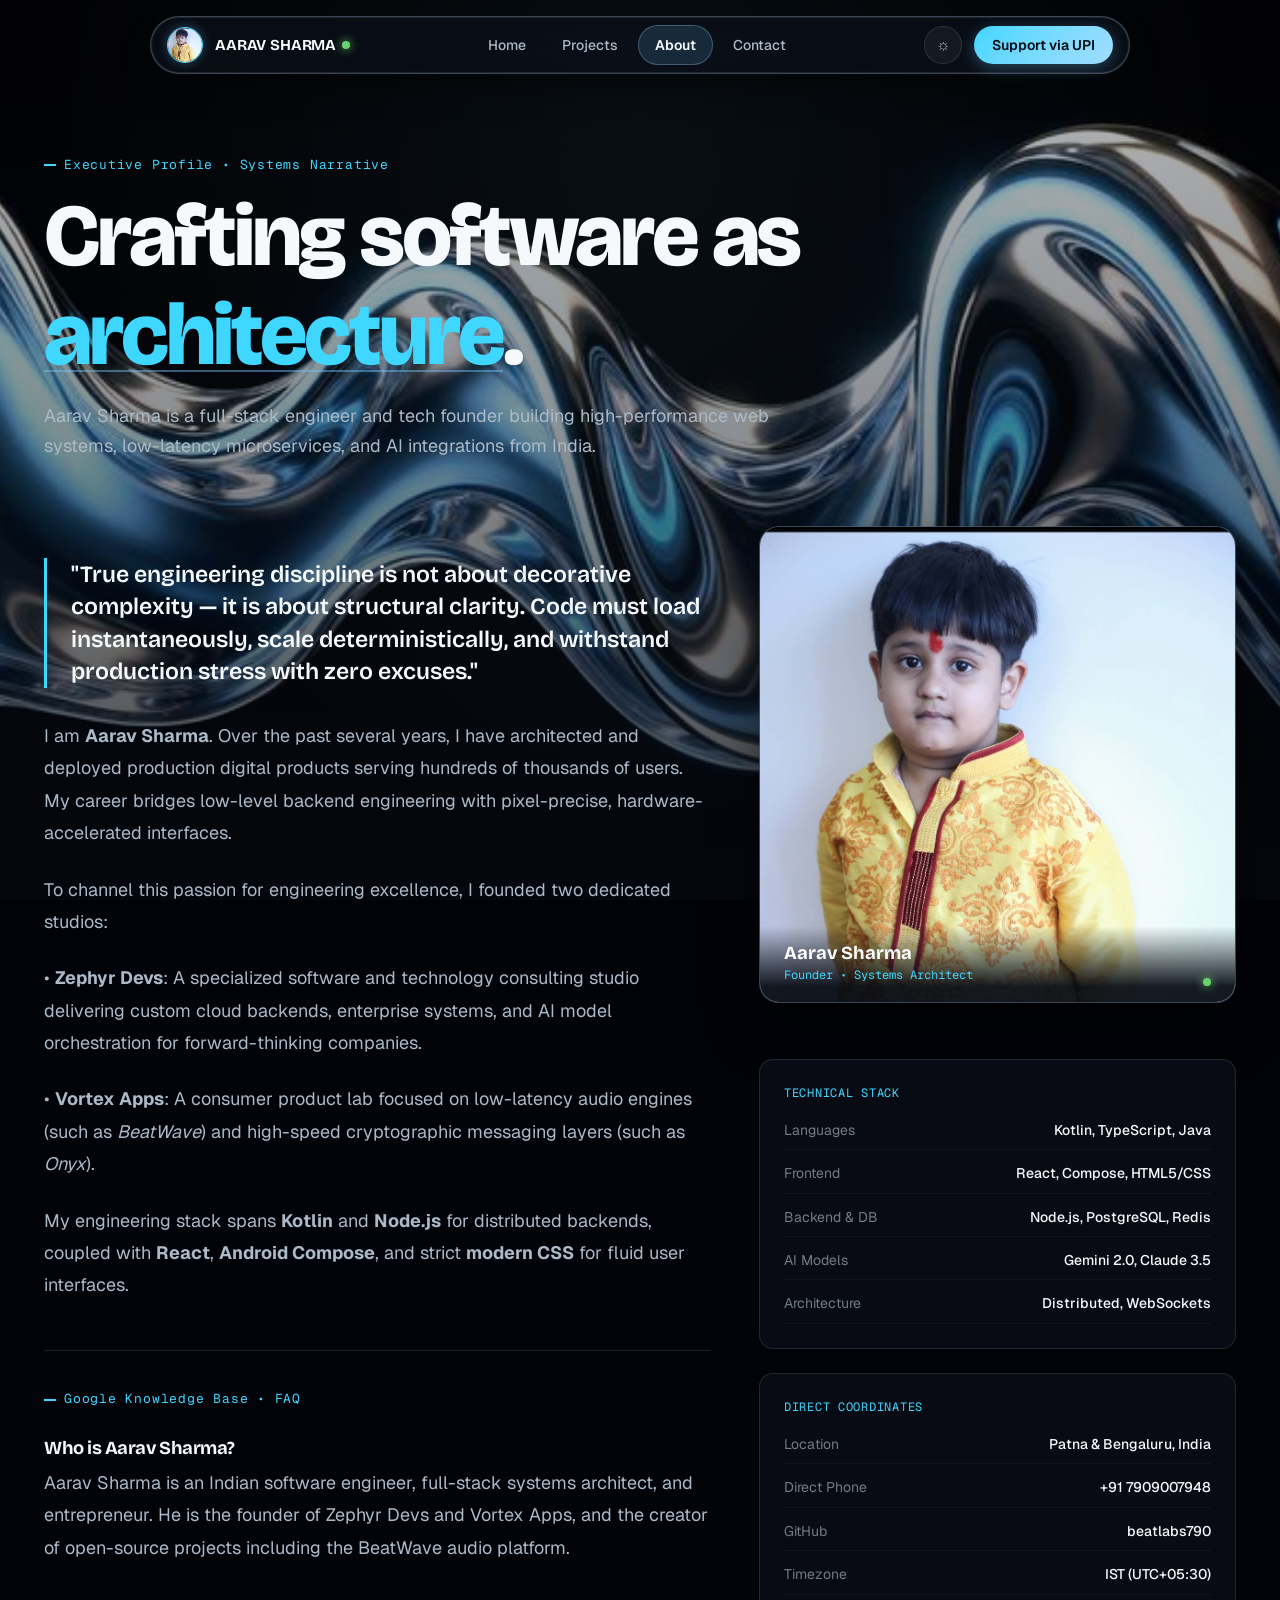
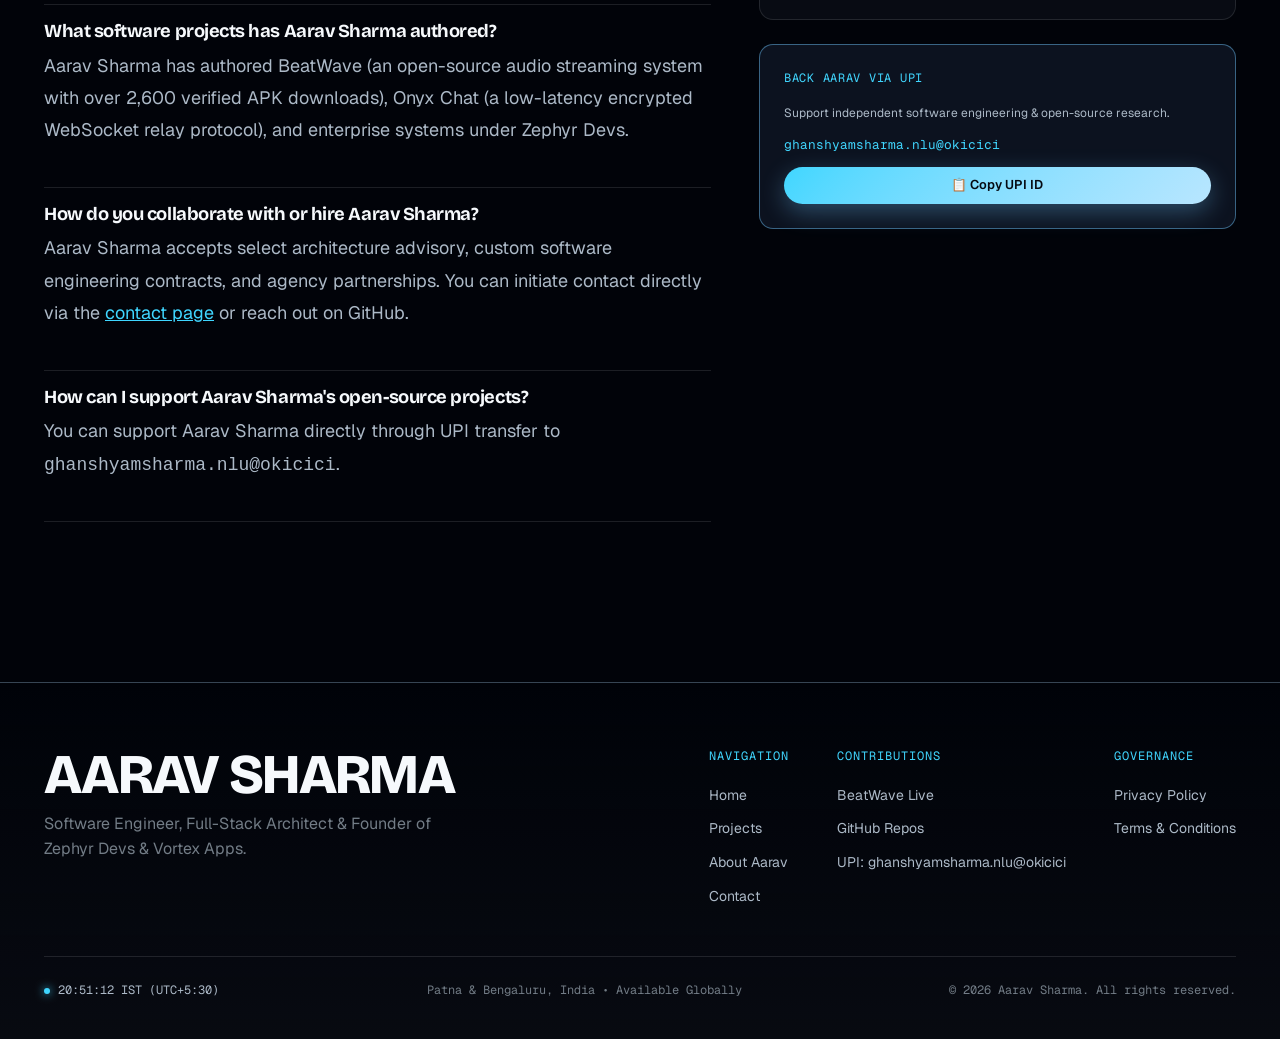
<file: about.html>
<!DOCTYPE html>
<html lang="en">
<head>
  <meta charset="UTF-8">
  <meta name="viewport" content="width=device-width, initial-scale=1.0">
  <title>About Aarav Sharma — Software Engineer, Architect &amp; Founder</title>
  <meta name="description" content="Biography and technical narrative of Aarav Sharma. Full-stack software engineer, distributed systems architect, and founder of Zephyr Devs &amp; Vortex Apps.">
  <meta name="keywords" content="Aarav Sharma, About Aarav Sharma, Aarav Sharma engineer, Aarav Sharma Patna, Aarav Sharma Bengaluru, Aarav Sharma founder, Zephyr Devs founder, Vortex Apps founder">
  <meta name="author" content="Aarav Sharma">
  <link rel="canonical" href="https://aaravsharma.dev/about.html">

  <!-- Open Graph -->
  <meta property="og:type" content="profile">
  <meta property="profile:first_name" content="Aarav">
  <meta property="profile:last_name" content="Sharma">
  <meta property="og:url" content="https://aaravsharma.dev/about.html">
  <meta property="og:title" content="About Aarav Sharma — Software Engineer &amp; Founder">
  <meta property="og:description" content="Learn about Aarav Sharma's engineering philosophy, architecture standards, and venture studios.">
  <meta property="og:image" content="assets/liquid-chrome-bg.png">

  <!-- Schema.org JSON-LD Person & ProfilePage for Search Ranking -->
  <script type="application/ld+json">
  {
    "@context": "https://schema.org",
    "@type": "ProfilePage",
    "name": "About Aarav Sharma — Biography & Engineering Narrative",
    "url": "https://aaravsharma.dev/about.html",
    "mainEntity": {
      "@type": "Person",
      "@id": "https://aaravsharma.dev/#person",
      "name": "Aarav Sharma",
      "givenName": "Aarav",
      "familyName": "Sharma",
      "alternateName": ["Aarav Sharma Dev", "Aarav Sharma Engineer"],
      "jobTitle": "Principal Software Engineer & Systems Architect",
      "nationality": "Indian",
      "founder": [
        {
          "@type": "Organization",
          "name": "Zephyr Devs"
        },
        {
          "@type": "Organization",
          "name": "Vortex Apps"
        }
      ],
      "url": "https://aaravsharma.dev",
      "image": "https://aaravsharma.dev/assets/arav-pfp.jpg",
      "telephone": "+91 7909007948",
      "email": "aaravsharma.devs@gmail.com",
      "sameAs": [
        "https://github.com/beatlabs790",
        "https://github.com/aaravsharma",
        "https://linkedin.com/in/aaravsharma",
        "https://twitter.com/aaravsharma"
      ],
      "knowsAbout": [
        "Distributed Systems",
        "Kotlin",
        "React",
        "Node.js",
        "AI Endpoint Tuning",
        "Audio Engines"
      ],
      "description": "Aarav Sharma is an Indian full-stack engineer and tech founder leading Zephyr Devs and Vortex Apps."
    }
  }
  </script>

  <link rel="icon" type="image/jpeg" href="assets/arav-pfp.jpg">
  <link rel="apple-touch-icon" href="assets/arav-pfp.jpg">
  <link rel="stylesheet" href="style.css">
</head>
<body>

  <!-- Dynamic Liquid Silver Ribbon Flowing Video Background -->
  <div class="liquid-bg-container" aria-hidden="true">
    <video class="liquid-video-bg" autoplay muted loop playsinline webkit-playsinline preload="auto" poster="assets/liquid-chrome-bg.png">
      <source src="Liquid_silver_ribbon_flows_202609061829.mp4" type="video/mp4">
      <source src="assets/liquid-silver-flow.mp4" type="video/mp4">
    </video>
    <div class="liquid-vignette-overlay"></div>
  </div>

  <div class="cursor-spotlight" id="cursor-spotlight" aria-hidden="true"></div>
  <div class="scroll-progress-bar" id="scroll-progress-bar" aria-hidden="true"></div>

  <!-- N5 Floating Pill Navigation -->
  <header class="header-outer">
    <nav class="nav-pill-container" aria-label="Primary Navigation">
      <a href="index.html" class="nav-brand-wrap">
        <img src="assets/arav-pfp.jpg" alt="Aarav Sharma" class="nav-brand-avatar">
        <span class="nav-brand-name">
          AARAV SHARMA
          <span class="nav-status-dot"></span>
        </span>
      </a>

      <ul class="nav-links-list">
        <li class="nav-link-item"><a href="index.html">Home</a></li>
        <li class="nav-link-item"><a href="projects.html">Projects</a></li>
        <li class="nav-link-item active"><a href="about.html">About</a></li>
        <li class="nav-link-item"><a href="contact.html">Contact</a></li>
      </ul>

      <div class="nav-actions-wrap">
        <button class="theme-toggle-btn js-theme-toggle" aria-label="Toggle Theme">☼</button>
        <a href="contact.html#upi-card" class="nav-cta-btn">Support via UPI</a>
        <button class="mobile-menu-btn" id="mobile-menu-trigger" aria-label="Open Mobile Menu">&#9776;</button>
      </div>
    </nav>
  </header>

  <!-- Mobile Drawer -->
  <div class="mobile-nav-drawer" id="mobile-nav-drawer" aria-hidden="true">
    <div class="mobile-drawer-header">
      <span class="mono-tag">Aarav Sharma // Menu</span>
      <button class="mobile-drawer-close" id="mobile-drawer-close" aria-label="Close Menu">&times;</button>
    </div>
    <ul class="mobile-drawer-links">
      <li><a href="index.html">Home</a></li>
      <li><a href="projects.html">Projects</a></li>
      <li><a href="about.html">About Aarav</a></li>
      <li><a href="contact.html">Contact &amp; Coordinates</a></li>
    </ul>
    <div>
      <a href="contact.html#upi-card" class="btn-liquid-primary" style="width: 100%;">Support via UPI</a>
    </div>
  </div>

  <div class="site-wrapper">
    <main class="content-container">

      <!-- Page Intro -->
      <section class="hero-wrapper" style="padding-bottom: var(--space-8);">
        <div class="reveal">
          <span class="section-label">Executive Profile &bull; Systems Narrative</span>
          <h1 class="hero-title" style="margin-bottom: var(--space-4);">
            Crafting software as <span class="grad-text">architecture</span>.
          </h1>
          <p class="hero-description" style="max-width: 800px;">
            Aarav Sharma is a full-stack engineer and tech founder building high-performance web systems, low-latency microservices, and AI integrations from India.
          </p>
        </div>
      </section>

      <!-- Narrative & Sidebar Layout -->
      <section class="section-spacer" style="padding-top: 0;">
        <div class="narrative-layout">
          
          <!-- Narrative Left Column -->
          <div class="narrative-body reveal">
            <blockquote class="narrative-pullquote">
              "True engineering discipline is not about decorative complexity — it is about structural clarity. Code must load instantaneously, scale deterministically, and withstand production stress with zero excuses."
            </blockquote>

            <p>
              I am <strong>Aarav Sharma</strong>. Over the past several years, I have architected and deployed production digital products serving hundreds of thousands of users. My career bridges low-level backend engineering with pixel-precise, hardware-accelerated interfaces.
            </p>

            <p>
              To channel this passion for engineering excellence, I founded two dedicated studios:
            </p>

            <p>
              &bull; <strong>Zephyr Devs</strong>: A specialized software and technology consulting studio delivering custom cloud backends, enterprise systems, and AI model orchestration for forward-thinking companies.
            </p>

            <p>
              &bull; <strong>Vortex Apps</strong>: A consumer product lab focused on low-latency audio engines (such as <em>BeatWave</em>) and high-speed cryptographic messaging layers (such as <em>Onyx</em>).
            </p>

            <p>
              My engineering stack spans <strong>Kotlin</strong> and <strong>Node.js</strong> for distributed backends, coupled with <strong>React</strong>, <strong>Android Compose</strong>, and strict <strong>modern CSS</strong> for fluid user interfaces.
            </p>

            <!-- Knowledge Panel & Search FAQ -->
            <div class="faq-accordion-group">
              <span class="section-label">Google Knowledge Base &bull; FAQ</span>
              
              <div class="faq-entry">
                <h3 class="faq-question">Who is Aarav Sharma?</h3>
                <p class="faq-answer">
                  Aarav Sharma is an Indian software engineer, full-stack systems architect, and entrepreneur. He is the founder of Zephyr Devs and Vortex Apps, and the creator of open-source projects including the BeatWave audio platform.
                </p>
              </div>

              <div class="faq-entry">
                <h3 class="faq-question">What software projects has Aarav Sharma authored?</h3>
                <p class="faq-answer">
                  Aarav Sharma has authored BeatWave (an open-source audio streaming system with over 2,600 verified APK downloads), Onyx Chat (a low-latency encrypted WebSocket relay protocol), and enterprise systems under Zephyr Devs.
                </p>
              </div>

              <div class="faq-entry">
                <h3 class="faq-question">How do you collaborate with or hire Aarav Sharma?</h3>
                <p class="faq-answer">
                  Aarav Sharma accepts select architecture advisory, custom software engineering contracts, and agency partnerships. You can initiate contact directly via the <a href="contact.html" style="color: var(--color-accent); text-decoration: underline;">contact page</a> or reach out on GitHub.
                </p>
              </div>

              <div class="faq-entry">
                <h3 class="faq-question">How can I support Aarav Sharma's open-source projects?</h3>
                <p class="faq-answer">
                  You can support Aarav Sharma directly through UPI transfer to <code>ghanshyamsharma.nlu@okicici</code>.
                </p>
              </div>
            </div>
          </div>

          <!-- Sidebar Coordinates & Meta -->
          <div class="narrative-sidebar reveal reveal-delay-1">
            
            <div class="about-portrait-card">
              <img src="assets/arav-pfp.jpg" alt="Aarav Sharma — Software Engineer &amp; Founder" class="about-portrait-img">
              <div class="about-portrait-caption">
                <div>
                  <div style="font-family: var(--font-display); font-weight: 700; color: #ffffff; font-size: 1.15rem; line-height: 1.2;">Aarav Sharma</div>
                  <div style="font-family: var(--font-mono); font-size: 0.75rem; color: var(--color-accent); margin-top: 2px;">Founder &bull; Systems Architect</div>
                </div>
                <span class="nav-status-dot" title="Active &bull; Available"></span>
              </div>
            </div>

            <div class="sidebar-glass-panel">
              <div class="sidebar-panel-heading">Technical Stack</div>
              <ul class="sidebar-coords-list">
                <li class="sidebar-coord-row">
                  <span class="sidebar-coord-lbl">Languages</span>
                  <span class="sidebar-coord-val">Kotlin, TypeScript, Java</span>
                </li>
                <li class="sidebar-coord-row">
                  <span class="sidebar-coord-lbl">Frontend</span>
                  <span class="sidebar-coord-val">React, Compose, HTML5/CSS</span>
                </li>
                <li class="sidebar-coord-row">
                  <span class="sidebar-coord-lbl">Backend &amp; DB</span>
                  <span class="sidebar-coord-val">Node.js, PostgreSQL, Redis</span>
                </li>
                <li class="sidebar-coord-row">
                  <span class="sidebar-coord-lbl">AI Models</span>
                  <span class="sidebar-coord-val">Gemini 2.0, Claude 3.5</span>
                </li>
                <li class="sidebar-coord-row">
                  <span class="sidebar-coord-lbl">Architecture</span>
                  <span class="sidebar-coord-val">Distributed, WebSockets</span>
                </li>
              </ul>
            </div>

            <div class="sidebar-glass-panel">
              <div class="sidebar-panel-heading">Direct Coordinates</div>
              <ul class="sidebar-coords-list">
                <li class="sidebar-coord-row">
                  <span class="sidebar-coord-lbl">Location</span>
                  <span class="sidebar-coord-val">Patna &amp; Bengaluru, India</span>
                </li>
                <li class="sidebar-coord-row">
                  <span class="sidebar-coord-lbl">Direct Phone</span>
                  <span class="sidebar-coord-val"><a href="tel:+917909007948">+91 7909007948</a></span>
                </li>
                <li class="sidebar-coord-row">
                  <span class="sidebar-coord-lbl">GitHub</span>
                  <span class="sidebar-coord-val"><a href="https://github.com/beatlabs790" target="_blank" rel="noopener">beatlabs790</a></span>
                </li>
                <li class="sidebar-coord-row">
                  <span class="sidebar-coord-lbl">Timezone</span>
                  <span class="sidebar-coord-val">IST (UTC+05:30)</span>
                </li>
              </ul>
            </div>

            <!-- UPI Support Box -->
            <div class="sidebar-glass-panel" style="border-color: var(--border-accent); background: rgba(18, 26, 42, 0.7);">
              <div class="sidebar-panel-heading">Back Aarav via UPI</div>
              <p style="font-size: var(--text-caption); color: var(--color-ink-2); margin-bottom: var(--space-3);">
                Support independent software engineering &amp; open-source research.
              </p>
              <div style="font-family: var(--font-mono); font-size: 0.8rem; color: var(--color-accent); margin-bottom: 12px; word-break: break-all;">
                ghanshyamsharma.nlu@okicici
              </div>
              <button class="btn-liquid-primary js-copy-upi" style="width: 100%; padding: 8px 16px; font-size: 0.8rem;">
                &#128203; Copy UPI ID
              </button>
            </div>

          </div>

        </div>
      </section>

    </main>

    <!-- Statement Footer -->
    <footer class="site-footer">
      <div class="content-container">
        <div class="footer-top-row">
          <div>
            <div class="footer-brand-title">AARAV SHARMA</div>
            <p class="footer-brand-tagline">
              Software Engineer, Full-Stack Architect &amp; Founder of Zephyr Devs &amp; Vortex Apps.
            </p>
          </div>

          <div class="footer-nav-columns">
            <div>
              <div class="footer-column-heading">Navigation</div>
              <ul class="footer-links-list">
                <li><a href="index.html">Home</a></li>
                <li><a href="projects.html">Projects</a></li>
                <li><a href="about.html">About Aarav</a></li>
                <li><a href="contact.html">Contact</a></li>
              </ul>
            </div>

            <div>
              <div class="footer-column-heading">Contributions</div>
              <ul class="footer-links-list">
                <li><a href="https://beatwave.oneapp.dev" target="_blank" rel="noopener">BeatWave Live</a></li>
                <li><a href="https://github.com/beatlabs790" target="_blank" rel="noopener">GitHub Repos</a></li>
                <li><a href="contact.html#upi-card">UPI: ghanshyamsharma.nlu@okicici</a></li>
              </ul>
            </div>

            <div>
              <div class="footer-column-heading">Governance</div>
              <ul class="footer-links-list">
                <li><a href="privacy.html">Privacy Policy</a></li>
                <li><a href="terms.html">Terms &amp; Conditions</a></li>
              </ul>
            </div>
          </div>
        </div>

        <div class="footer-meta-bar">
          <div class="footer-ist-clock">
            <span class="clock-pulse"></span>
            <span id="ist-live-clock">18:30:00 IST (UTC+5:30)</span>
          </div>

          <div>Patna &amp; Bengaluru, India &bull; Available Globally</div>
          <div>&copy; 2026 Aarav Sharma. All rights reserved.</div>
        </div>
      </div>
    </footer>
  </div>

  <script src="script.js"></script>
</body>
</html>
</file>
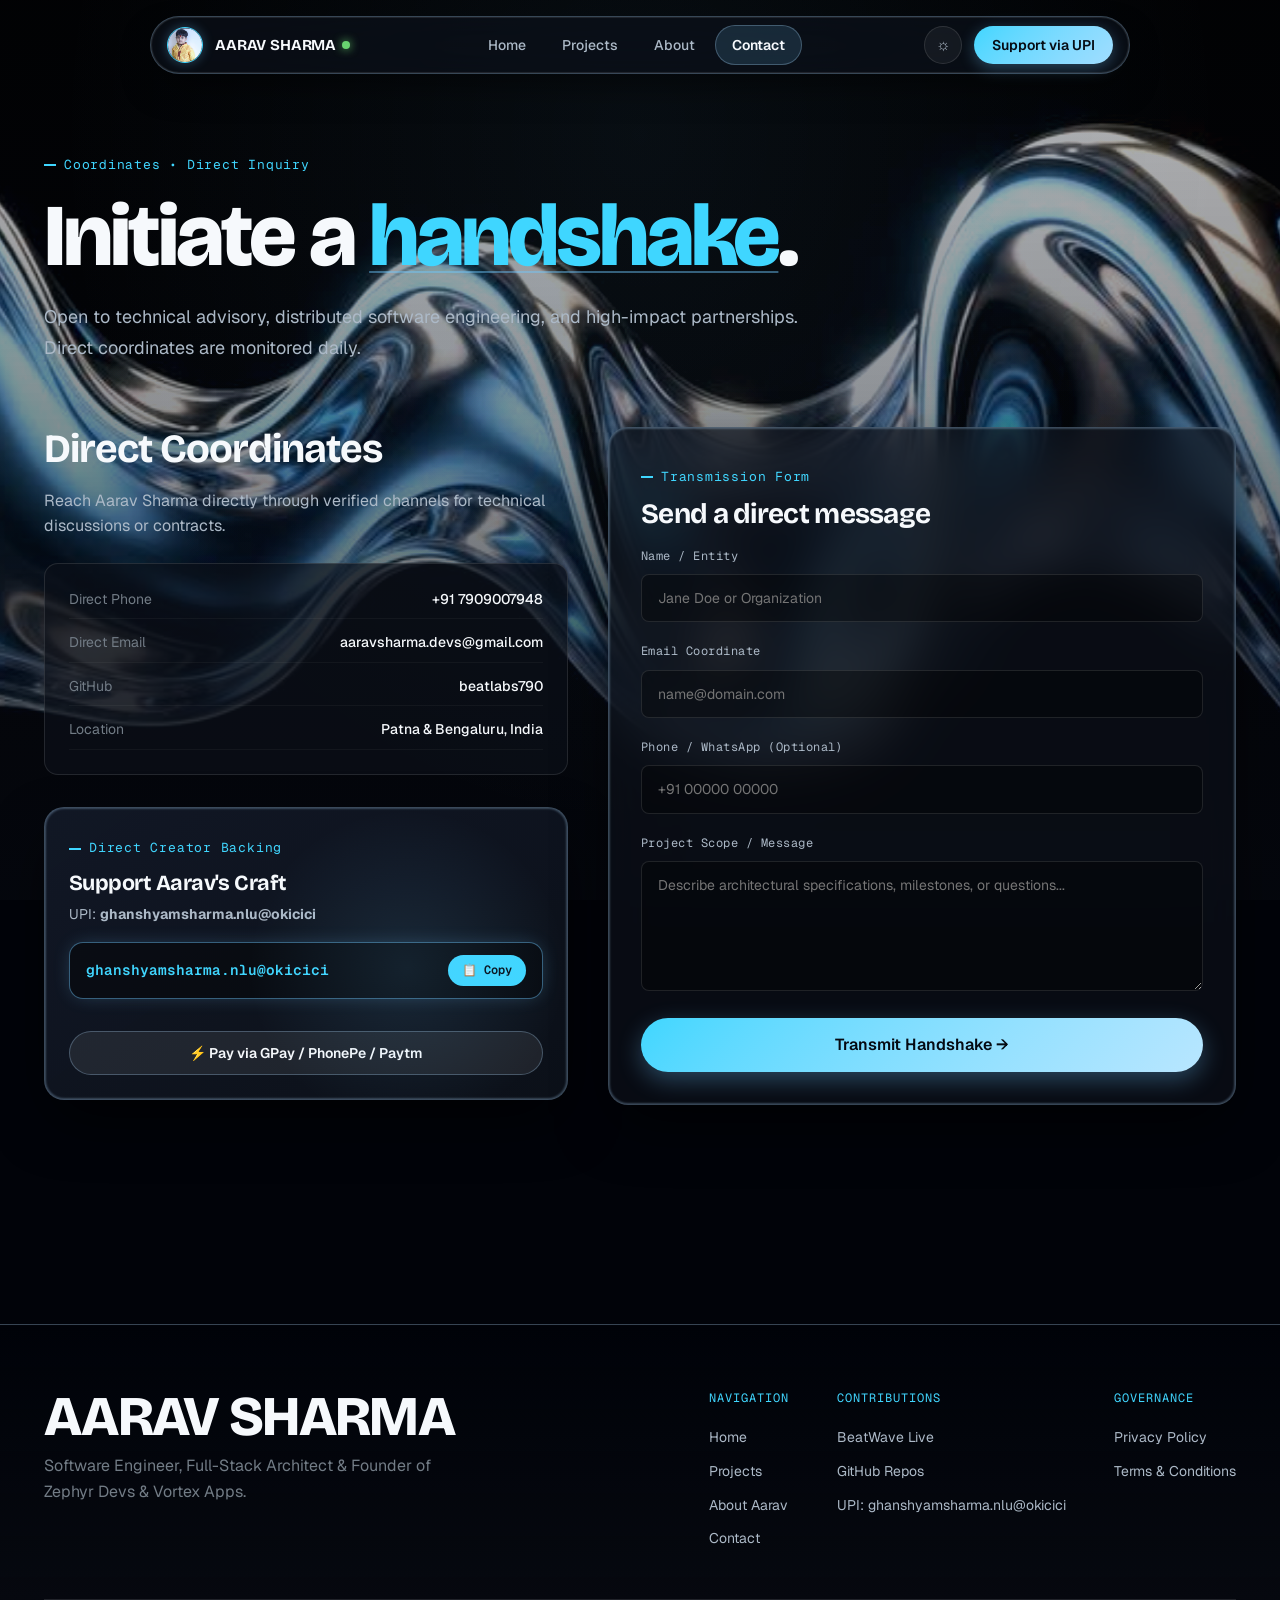
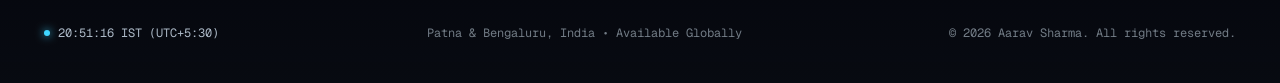
<file: contact.html>
<!DOCTYPE html>
<html lang="en">
<head>
  <meta charset="UTF-8">
  <meta name="viewport" content="width=device-width, initial-scale=1.0">
  <title>Contact Aarav Sharma — Software Engineering &amp; Collaborations</title>
  <meta name="description" content="Get in touch with Aarav Sharma for full-stack engineering, distributed systems consulting, and enterprise portals. Support open-source via UPI: ghanshyamsharma.nlu@okicici.">
  <meta name="keywords" content="Contact Aarav Sharma, Aarav Sharma email, Aarav Sharma phone, Aarav Sharma hire, Aarav Sharma consulting, Aarav Sharma UPI, Zephyr Devs contact">
  <meta name="author" content="Aarav Sharma">
  <link rel="canonical" href="https://aaravsharma.dev/contact.html">

  <!-- Open Graph -->
  <meta property="og:type" content="website">
  <meta property="og:url" content="https://aaravsharma.dev/contact.html">
  <meta property="og:title" content="Contact Aarav Sharma — Software Engineering &amp; Advisory">
  <meta property="og:description" content="Reach out to Aarav Sharma directly for software projects, enterprise systems, and UPI support.">
  <meta property="og:image" content="assets/liquid-chrome-bg.png">

  <script type="application/ld+json">
  {
    "@context": "https://schema.org",
    "@type": "ContactPage",
    "name": "Contact Aarav Sharma — Coordinates & Collaborations",
    "url": "https://aaravsharma.dev/contact.html",
    "mainEntity": {
      "@type": "Person",
      "@id": "https://aaravsharma.dev/#person",
      "name": "Aarav Sharma",
      "email": "aaravsharma.devs@gmail.com",
      "telephone": "+91 7909007948",
      "address": {
        "@type": "PostalAddress",
        "addressLocality": "Patna",
        "addressRegion": "Bihar",
        "addressCountry": "IN"
      }
    }
  }
  </script>

  <link rel="icon" type="image/jpeg" href="assets/arav-pfp.jpg">
  <link rel="apple-touch-icon" href="assets/arav-pfp.jpg">
  <link rel="stylesheet" href="style.css">
</head>
<body>

  <!-- Dynamic Liquid Silver Ribbon Flowing Video Background -->
  <div class="liquid-bg-container" aria-hidden="true">
    <video class="liquid-video-bg" autoplay muted loop playsinline webkit-playsinline preload="auto" poster="assets/liquid-chrome-bg.png">
      <source src="Liquid_silver_ribbon_flows_202609061829.mp4" type="video/mp4">
      <source src="assets/liquid-silver-flow.mp4" type="video/mp4">
    </video>
    <div class="liquid-vignette-overlay"></div>
  </div>

  <div class="cursor-spotlight" id="cursor-spotlight" aria-hidden="true"></div>
  <div class="scroll-progress-bar" id="scroll-progress-bar" aria-hidden="true"></div>

  <!-- N5 Floating Pill Navigation -->
  <header class="header-outer">
    <nav class="nav-pill-container" aria-label="Primary Navigation">
      <a href="index.html" class="nav-brand-wrap">
        <img src="assets/arav-pfp.jpg" alt="Aarav Sharma" class="nav-brand-avatar">
        <span class="nav-brand-name">
          AARAV SHARMA
          <span class="nav-status-dot"></span>
        </span>
      </a>

      <ul class="nav-links-list">
        <li class="nav-link-item"><a href="index.html">Home</a></li>
        <li class="nav-link-item"><a href="projects.html">Projects</a></li>
        <li class="nav-link-item"><a href="about.html">About</a></li>
        <li class="nav-link-item active"><a href="contact.html">Contact</a></li>
      </ul>

      <div class="nav-actions-wrap">
        <button class="theme-toggle-btn js-theme-toggle" aria-label="Toggle Theme">☼</button>
        <a href="#upi-card" class="nav-cta-btn">Support via UPI</a>
        <button class="mobile-menu-btn" id="mobile-menu-trigger" aria-label="Open Mobile Menu">&#9776;</button>
      </div>
    </nav>
  </header>

  <!-- Mobile Drawer -->
  <div class="mobile-nav-drawer" id="mobile-nav-drawer" aria-hidden="true">
    <div class="mobile-drawer-header">
      <span class="mono-tag">Aarav Sharma // Menu</span>
      <button class="mobile-drawer-close" id="mobile-drawer-close" aria-label="Close Menu">&times;</button>
    </div>
    <ul class="mobile-drawer-links">
      <li><a href="index.html">Home</a></li>
      <li><a href="projects.html">Projects</a></li>
      <li><a href="about.html">About Aarav</a></li>
      <li><a href="contact.html">Contact &amp; Coordinates</a></li>
    </ul>
    <div>
      <a href="#upi-card" class="btn-liquid-primary" style="width: 100%;">Support via UPI</a>
    </div>
  </div>

  <div class="site-wrapper">
    <main class="content-container">

      <!-- Page Intro -->
      <section class="hero-wrapper" style="padding-bottom: var(--space-8);">
        <div class="reveal">
          <span class="section-label">Coordinates &bull; Direct Inquiry</span>
          <h1 class="hero-title" style="margin-bottom: var(--space-4);">
            Initiate a <span class="grad-text">handshake</span>.
          </h1>
          <p class="hero-description" style="max-width: 760px;">
            Open to technical advisory, distributed software engineering, and high-impact partnerships. Direct coordinates are monitored daily.
          </p>
        </div>
      </section>

      <!-- Contact & Form Grid -->
      <section class="section-spacer" style="padding-top: 0;">
        <div class="contact-grid">
          
          <!-- Left: Direct Coordinates & UPI Support -->
          <div class="reveal">
            <h3 class="display-text" style="font-size: var(--text-h2); margin-bottom: var(--space-4);">
              Direct Coordinates
            </h3>
            <p style="color: var(--color-ink-2); margin-bottom: var(--space-6); font-size: var(--text-body);">
              Reach Aarav Sharma directly through verified channels for technical discussions or contracts.
            </p>

            <div class="sidebar-glass-panel" style="margin-bottom: var(--space-8);">
              <ul class="sidebar-coords-list">
                <li class="sidebar-coord-row">
                  <span class="sidebar-coord-lbl">Direct Phone</span>
                  <span class="sidebar-coord-val"><a href="tel:+917909007948">+91 7909007948</a></span>
                </li>
                <li class="sidebar-coord-row">
                  <span class="sidebar-coord-lbl">Direct Email</span>
                  <span class="sidebar-coord-val"><a href="mailto:aaravsharma.devs@gmail.com">aaravsharma.devs@gmail.com</a></span>
                </li>
                <li class="sidebar-coord-row">
                  <span class="sidebar-coord-lbl">GitHub</span>
                  <span class="sidebar-coord-val"><a href="https://github.com/beatlabs790" target="_blank" rel="noopener">beatlabs790</a></span>
                </li>
                <li class="sidebar-coord-row">
                  <span class="sidebar-coord-lbl">Location</span>
                  <span class="sidebar-coord-val">Patna &amp; Bengaluru, India</span>
                </li>
              </ul>
            </div>

            <!-- Prominent UPI Support Section in Contact Page -->
            <div class="upi-highlight-card" id="upi-card" style="padding: var(--space-6);">
              <span class="section-label">Direct Creator Backing</span>
              <h3 style="font-size: 1.35rem; margin-bottom: var(--space-2);">Support Aarav's Craft</h3>
              <p style="font-size: var(--text-body-sm); color: var(--color-ink-2); margin-bottom: var(--space-4);">
                UPI: <strong>ghanshyamsharma.nlu@okicici</strong>
              </p>

              <div class="upi-id-badge" style="width: 100%; justify-content: space-between; font-size: 0.9rem;">
                <span style="overflow: hidden; text-overflow: ellipsis; white-space: nowrap;">ghanshyamsharma.nlu@okicici</span>
                <button class="upi-copy-action-btn js-copy-upi" style="flex-shrink: 0;">&#128203; Copy</button>
              </div>

              <div style="margin-top: var(--space-4);">
                <a href="upi://pay?pa=ghanshyamsharma.nlu@okicici&pn=Aarav%20Sharma&cu=INR" class="upi-mobile-pay-btn" style="width: 100%; justify-content: center;">
                  &#9889; Pay via GPay / PhonePe / Paytm
                </a>
              </div>
            </div>
          </div>

          <!-- Right: Interactive Tactical Inquiry Form -->
          <div class="contact-form-glass reveal reveal-delay-1">
            <span class="section-label">Transmission Form</span>
            <h3 class="display-text" style="font-size: var(--text-h3); margin-bottom: var(--space-4);">
              Send a direct message
            </h3>

            <form id="aarav-contact-form" action="#" method="POST">
              <div class="form-group-wrap">
                <label for="contact-name" class="form-label">Name / Entity</label>
                <input type="text" id="contact-name" class="form-control" placeholder="Jane Doe or Organization" required>
              </div>

              <div class="form-group-wrap">
                <label for="contact-email" class="form-label">Email Coordinate</label>
                <input type="email" id="contact-email" class="form-control" placeholder="name@domain.com" required>
              </div>

              <div class="form-group-wrap">
                <label for="contact-phone" class="form-label">Phone / WhatsApp (Optional)</label>
                <input type="tel" id="contact-phone" class="form-control" placeholder="+91 00000 00000">
              </div>

              <div class="form-group-wrap">
                <label for="contact-message" class="form-label">Project Scope / Message</label>
                <textarea id="contact-message" class="form-control" placeholder="Describe architectural specifications, milestones, or questions..." required></textarea>
              </div>

              <button type="submit" class="btn-liquid-primary" style="width: 100%; justify-content: center;">
                Transmit Handshake &rarr;
              </button>
            </form>
          </div>

        </div>
      </section>

    </main>

    <!-- Statement Footer -->
    <footer class="site-footer">
      <div class="content-container">
        <div class="footer-top-row">
          <div>
            <div class="footer-brand-title">AARAV SHARMA</div>
            <p class="footer-brand-tagline">
              Software Engineer, Full-Stack Architect &amp; Founder of Zephyr Devs &amp; Vortex Apps.
            </p>
          </div>

          <div class="footer-nav-columns">
            <div>
              <div class="footer-column-heading">Navigation</div>
              <ul class="footer-links-list">
                <li><a href="index.html">Home</a></li>
                <li><a href="projects.html">Projects</a></li>
                <li><a href="about.html">About Aarav</a></li>
                <li><a href="contact.html">Contact</a></li>
              </ul>
            </div>

            <div>
              <div class="footer-column-heading">Contributions</div>
              <ul class="footer-links-list">
                <li><a href="https://beatwave.oneapp.dev" target="_blank" rel="noopener">BeatWave Live</a></li>
                <li><a href="https://github.com/beatlabs790" target="_blank" rel="noopener">GitHub Repos</a></li>
                <li><a href="#upi-card">UPI: ghanshyamsharma.nlu@okicici</a></li>
              </ul>
            </div>

            <div>
              <div class="footer-column-heading">Governance</div>
              <ul class="footer-links-list">
                <li><a href="privacy.html">Privacy Policy</a></li>
                <li><a href="terms.html">Terms &amp; Conditions</a></li>
              </ul>
            </div>
          </div>
        </div>

        <div class="footer-meta-bar">
          <div class="footer-ist-clock">
            <span class="clock-pulse"></span>
            <span id="ist-live-clock">18:30:00 IST (UTC+5:30)</span>
          </div>

          <div>Patna &amp; Bengaluru, India &bull; Available Globally</div>
          <div>&copy; 2026 Aarav Sharma. All rights reserved.</div>
        </div>
      </div>
    </footer>
  </div>

  <script src="script.js"></script>
</body>
</html>
</file>
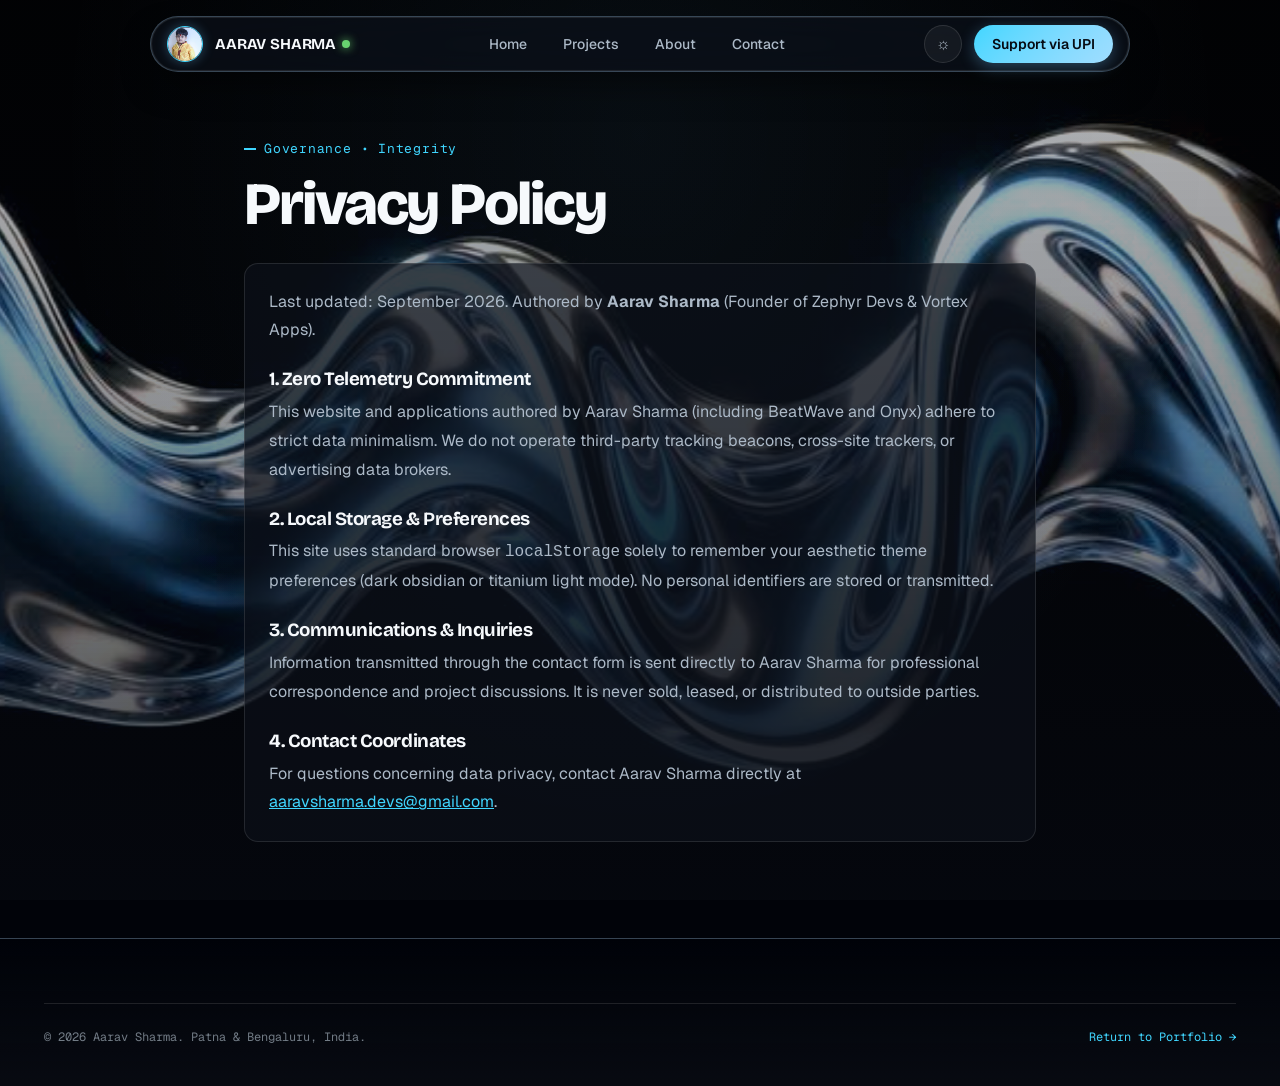
<file: privacy.html>
<!DOCTYPE html>
<html lang="en">
<head>
  <meta charset="UTF-8">
  <meta name="viewport" content="width=device-width, initial-scale=1.0">
  <title>Privacy Policy — Aarav Sharma</title>
  <meta name="description" content="Privacy policy for websites, open-source repositories, and services authored by Aarav Sharma.">
  <meta name="author" content="Aarav Sharma">
  <link rel="canonical" href="https://aaravsharma.dev/privacy.html">
  <link rel="icon" type="image/jpeg" href="assets/arav-pfp.jpg">
  <link rel="apple-touch-icon" href="assets/arav-pfp.jpg">
  <link rel="stylesheet" href="style.css">
</head>
<body>

  <!-- Dynamic Liquid Silver Ribbon Flowing Video Background -->
  <div class="liquid-bg-container" aria-hidden="true">
    <video class="liquid-video-bg" autoplay muted loop playsinline webkit-playsinline preload="auto" poster="assets/liquid-chrome-bg.png">
      <source src="Liquid_silver_ribbon_flows_202609061829.mp4" type="video/mp4">
      <source src="assets/liquid-silver-flow.mp4" type="video/mp4">
    </video>
    <div class="liquid-vignette-overlay"></div>
  </div>

  <div class="scroll-progress-bar" id="scroll-progress-bar" aria-hidden="true"></div>

  <!-- N5 Floating Pill Navigation -->
  <header class="header-outer">
    <nav class="nav-pill-container" aria-label="Primary Navigation">
      <a href="index.html" class="nav-brand-wrap">
        <img src="assets/arav-pfp.jpg" alt="Aarav Sharma" class="nav-brand-avatar">
        <span class="nav-brand-name">
          AARAV SHARMA
          <span class="nav-status-dot"></span>
        </span>
      </a>

      <ul class="nav-links-list">
        <li class="nav-link-item"><a href="index.html">Home</a></li>
        <li class="nav-link-item"><a href="projects.html">Projects</a></li>
        <li class="nav-link-item"><a href="about.html">About</a></li>
        <li class="nav-link-item"><a href="contact.html">Contact</a></li>
      </ul>

      <div class="nav-actions-wrap">
        <button class="theme-toggle-btn js-theme-toggle" aria-label="Toggle Theme">☼</button>
        <a href="contact.html#upi-card" class="nav-cta-btn">Support via UPI</a>
      </div>
    </nav>
  </header>

  <div class="site-wrapper">
    <main class="content-container content-narrow">
      <div class="reveal" style="padding-top: var(--space-8);">
        <span class="section-label">Governance &bull; Integrity</span>
        <h1 class="hero-title" style="font-size: var(--text-h1); margin-bottom: var(--space-6);">
          Privacy Policy
        </h1>
        
        <div class="sidebar-glass-panel" style="margin-bottom: var(--space-8); line-height: 1.8;">
          <p style="color: var(--color-ink-2); margin-bottom: var(--space-4);">
            Last updated: September 2026. Authored by <strong>Aarav Sharma</strong> (Founder of Zephyr Devs &amp; Vortex Apps).
          </p>

          <h3 style="color: var(--color-ink); margin: var(--space-6) 0 var(--space-2);">1. Zero Telemetry Commitment</h3>
          <p style="color: var(--color-ink-2); margin-bottom: var(--space-4);">
            This website and applications authored by Aarav Sharma (including BeatWave and Onyx) adhere to strict data minimalism. We do not operate third-party tracking beacons, cross-site trackers, or advertising data brokers.
          </p>

          <h3 style="color: var(--color-ink); margin: var(--space-6) 0 var(--space-2);">2. Local Storage &amp; Preferences</h3>
          <p style="color: var(--color-ink-2); margin-bottom: var(--space-4);">
            This site uses standard browser <code>localStorage</code> solely to remember your aesthetic theme preferences (dark obsidian or titanium light mode). No personal identifiers are stored or transmitted.
          </p>

          <h3 style="color: var(--color-ink); margin: var(--space-6) 0 var(--space-2);">3. Communications &amp; Inquiries</h3>
          <p style="color: var(--color-ink-2); margin-bottom: var(--space-4);">
            Information transmitted through the contact form is sent directly to Aarav Sharma for professional correspondence and project discussions. It is never sold, leased, or distributed to outside parties.
          </p>

          <h3 style="color: var(--color-ink); margin: var(--space-6) 0 var(--space-2);">4. Contact Coordinates</h3>
          <p style="color: var(--color-ink-2);">
            For questions concerning data privacy, contact Aarav Sharma directly at <a href="mailto:aaravsharma.devs@gmail.com" style="color: var(--color-accent); text-decoration: underline;">aaravsharma.devs@gmail.com</a>.
          </p>
        </div>
      </div>
    </main>

    <!-- Statement Footer -->
    <footer class="site-footer">
      <div class="content-container">
        <div class="footer-meta-bar">
          <div>&copy; 2026 Aarav Sharma. Patna &amp; Bengaluru, India.</div>
          <div><a href="index.html" style="color: var(--color-accent);">Return to Portfolio &rarr;</a></div>
        </div>
      </div>
    </footer>
  </div>

  <script src="script.js"></script>
</body>
</html>
</file>
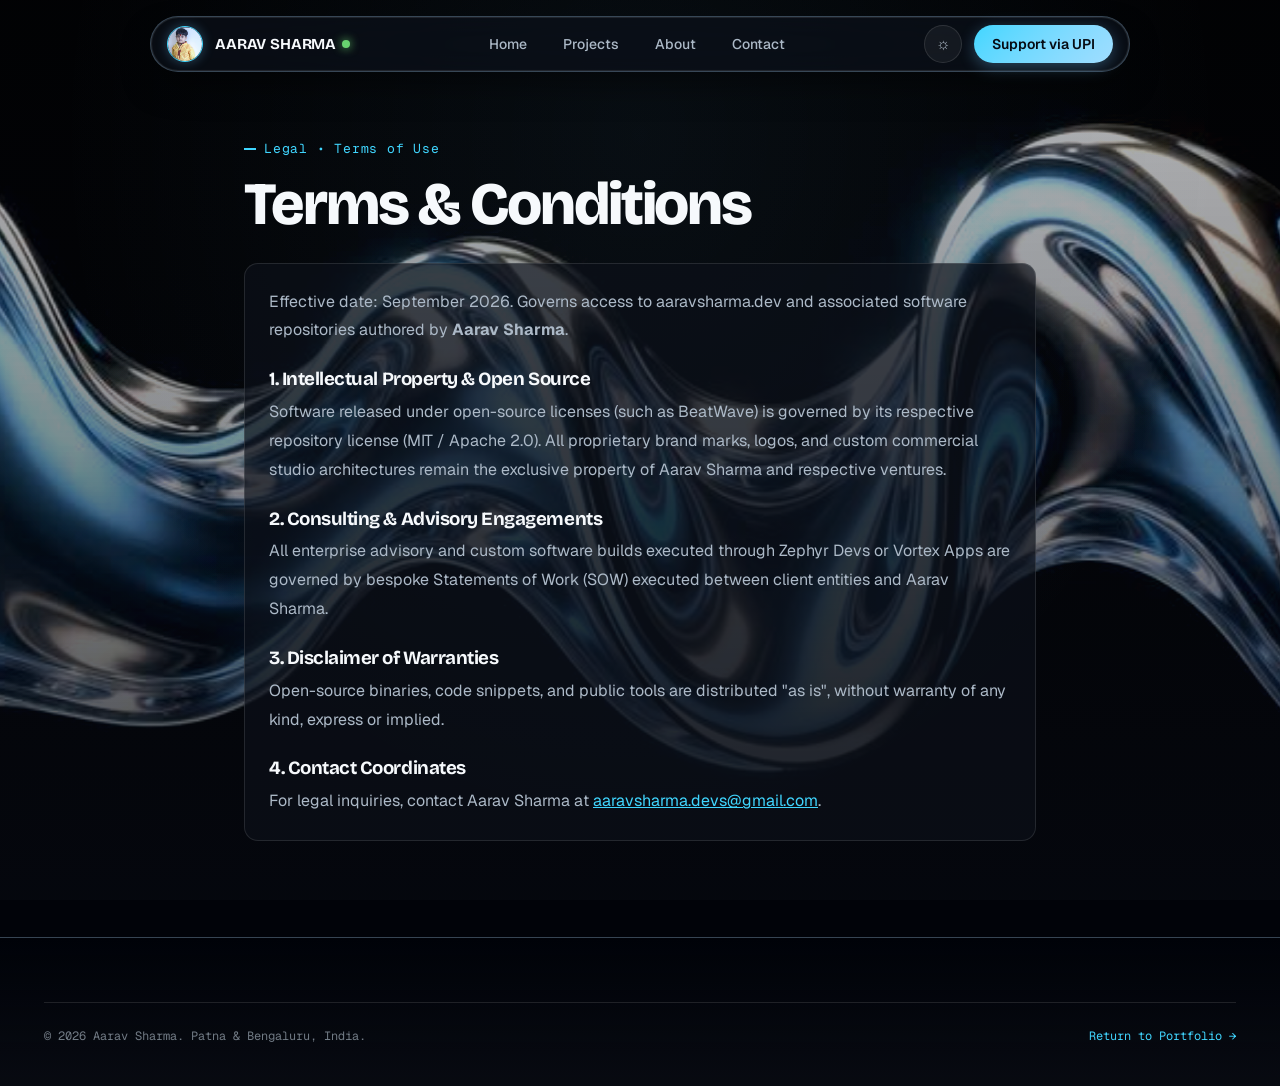
<file: terms.html>
<!DOCTYPE html>
<html lang="en">
<head>
  <meta charset="UTF-8">
  <meta name="viewport" content="width=device-width, initial-scale=1.0">
  <title>Terms &amp; Conditions — Aarav Sharma</title>
  <meta name="description" content="Terms of service and software licensing for systems authored by Aarav Sharma.">
  <meta name="author" content="Aarav Sharma">
  <link rel="canonical" href="https://aaravsharma.dev/terms.html">
  <link rel="icon" type="image/jpeg" href="assets/arav-pfp.jpg">
  <link rel="apple-touch-icon" href="assets/arav-pfp.jpg">
  <link rel="stylesheet" href="style.css">
</head>
<body>

  <!-- Dynamic Liquid Silver Ribbon Flowing Video Background -->
  <div class="liquid-bg-container" aria-hidden="true">
    <video class="liquid-video-bg" autoplay muted loop playsinline webkit-playsinline preload="auto" poster="assets/liquid-chrome-bg.png">
      <source src="Liquid_silver_ribbon_flows_202609061829.mp4" type="video/mp4">
      <source src="assets/liquid-silver-flow.mp4" type="video/mp4">
    </video>
    <div class="liquid-vignette-overlay"></div>
  </div>

  <div class="scroll-progress-bar" id="scroll-progress-bar" aria-hidden="true"></div>

  <!-- N5 Floating Pill Navigation -->
  <header class="header-outer">
    <nav class="nav-pill-container" aria-label="Primary Navigation">
      <a href="index.html" class="nav-brand-wrap">
        <img src="assets/arav-pfp.jpg" alt="Aarav Sharma" class="nav-brand-avatar">
        <span class="nav-brand-name">
          AARAV SHARMA
          <span class="nav-status-dot"></span>
        </span>
      </a>

      <ul class="nav-links-list">
        <li class="nav-link-item"><a href="index.html">Home</a></li>
        <li class="nav-link-item"><a href="projects.html">Projects</a></li>
        <li class="nav-link-item"><a href="about.html">About</a></li>
        <li class="nav-link-item"><a href="contact.html">Contact</a></li>
      </ul>

      <div class="nav-actions-wrap">
        <button class="theme-toggle-btn js-theme-toggle" aria-label="Toggle Theme">☼</button>
        <a href="contact.html#upi-card" class="nav-cta-btn">Support via UPI</a>
      </div>
    </nav>
  </header>

  <div class="site-wrapper">
    <main class="content-container content-narrow">
      <div class="reveal" style="padding-top: var(--space-8);">
        <span class="section-label">Legal &bull; Terms of Use</span>
        <h1 class="hero-title" style="font-size: var(--text-h1); margin-bottom: var(--space-6);">
          Terms &amp; Conditions
        </h1>
        
        <div class="sidebar-glass-panel" style="margin-bottom: var(--space-8); line-height: 1.8;">
          <p style="color: var(--color-ink-2); margin-bottom: var(--space-4);">
            Effective date: September 2026. Governs access to aaravsharma.dev and associated software repositories authored by <strong>Aarav Sharma</strong>.
          </p>

          <h3 style="color: var(--color-ink); margin: var(--space-6) 0 var(--space-2);">1. Intellectual Property &amp; Open Source</h3>
          <p style="color: var(--color-ink-2); margin-bottom: var(--space-4);">
            Software released under open-source licenses (such as BeatWave) is governed by its respective repository license (MIT / Apache 2.0). All proprietary brand marks, logos, and custom commercial studio architectures remain the exclusive property of Aarav Sharma and respective ventures.
          </p>

          <h3 style="color: var(--color-ink); margin: var(--space-6) 0 var(--space-2);">2. Consulting &amp; Advisory Engagements</h3>
          <p style="color: var(--color-ink-2); margin-bottom: var(--space-4);">
            All enterprise advisory and custom software builds executed through Zephyr Devs or Vortex Apps are governed by bespoke Statements of Work (SOW) executed between client entities and Aarav Sharma.
          </p>

          <h3 style="color: var(--color-ink); margin: var(--space-6) 0 var(--space-2);">3. Disclaimer of Warranties</h3>
          <p style="color: var(--color-ink-2); margin-bottom: var(--space-4);">
            Open-source binaries, code snippets, and public tools are distributed "as is", without warranty of any kind, express or implied.
          </p>

          <h3 style="color: var(--color-ink); margin: var(--space-6) 0 var(--space-2);">4. Contact Coordinates</h3>
          <p style="color: var(--color-ink-2);">
            For legal inquiries, contact Aarav Sharma at <a href="mailto:aaravsharma.devs@gmail.com" style="color: var(--color-accent); text-decoration: underline;">aaravsharma.devs@gmail.com</a>.
          </p>
        </div>
      </div>
    </main>

    <!-- Statement Footer -->
    <footer class="site-footer">
      <div class="content-container">
        <div class="footer-meta-bar">
          <div>&copy; 2026 Aarav Sharma. Patna &amp; Bengaluru, India.</div>
          <div><a href="index.html" style="color: var(--color-accent);">Return to Portfolio &rarr;</a></div>
        </div>
      </div>
    </footer>
  </div>

  <script src="script.js"></script>
</body>
</html>
</file>
<file: style.css>
@import url('tokens.css');
@import url('https://fonts.googleapis.com/css2?family=Bricolage+Grotesque:opsz,wght@12..96,600;12..96,700;12..96,800&family=Geist+Mono:wght@400;500;600;700&family=Geist:wght@400;500;600;700&display=swap');

/* ==========================================================================
   Hallmark Reset & Root Configuration
   No horizontal scroll, strict overflow-x: clip
   ========================================================================== */
*, *::before, *::after {
  box-sizing: border-box;
  margin: 0;
  padding: 0;
}

html {
  width: 100%;
  min-height: 100vh;
  overflow-x: clip;
  background-color: var(--color-paper);
}

body {
  width: 100%;
  min-height: 100vh;
  overflow-x: clip;
  background-color: transparent;
  color: var(--color-ink);
  font-family: var(--font-body);
  font-size: 16px;
  line-height: 1.6;
  -webkit-font-smoothing: antialiased;
  -moz-osx-font-smoothing: grayscale;
  text-rendering: optimizeLegibility;
}

a {
  color: inherit;
  text-decoration: none;
  transition: color var(--duration-fast) var(--ease-snappy);
}

button, input, textarea {
  font: inherit;
  color: inherit;
  border: none;
  background: none;
  outline: none;
}

button {
  cursor: pointer;
  user-select: none;
}

img, svg {
  display: block;
  max-width: 100%;
}

/* ==========================================================================
   Liquid Chrome Background & Parallax Ribbon Layer
   ========================================================================== */
.liquid-bg-container {
  position: fixed;
  inset: 0;
  z-index: 0;
  overflow: hidden;
  pointer-events: none;
  background-color: var(--color-paper);
  transition: background-color var(--duration-normal) ease;
}

.liquid-video-bg {
  position: absolute;
  top: 50%;
  left: 50%;
  min-width: 100vw;
  min-height: 100vh;
  width: 100%;
  height: 100%;
  transform: translate(-50%, -50%) scale(1.02);
  object-fit: cover;
  opacity: 0.92;
  filter: contrast(115%) brightness(104%) saturate(112%);
  pointer-events: none;
  will-change: transform;
  transition: opacity 0.8s ease, transform 0.15s ease-out, filter 0.8s ease;
}

.liquid-chrome-layer {
  display: none;
}

.liquid-vignette-overlay {
  position: absolute;
  inset: 0;
  background: 
    radial-gradient(ellipse at 50% 15%, rgba(112, 200, 255, 0.06) 0%, transparent 65%),
    linear-gradient(180deg, rgba(6, 9, 17, 0.22) 0%, rgba(6, 9, 17, 0.42) 50%, rgba(6, 9, 17, 0.78) 100%);
  pointer-events: none;
  transition: background 0.8s ease;
}

[data-theme="light"] .liquid-video-bg {
  opacity: 0.35;
  filter: contrast(108%) brightness(112%) saturate(115%);
}

[data-theme="light"] .liquid-chrome-layer {
  opacity: 0.12;
  filter: contrast(120%) brightness(105%);
}

[data-theme="light"] .liquid-vignette-overlay {
  background: 
    radial-gradient(ellipse at 50% 15%, rgba(24, 119, 242, 0.08) 0%, transparent 60%),
    linear-gradient(180deg, rgba(244, 246, 249, 0.55) 0%, rgba(244, 246, 249, 0.85) 50%, rgba(238, 242, 248, 0.98) 100%);
}

/* Cursor spotlight reflection */
.cursor-spotlight {
  position: fixed;
  width: 600px;
  height: 600px;
  top: 0;
  left: 0;
  pointer-events: none;
  z-index: -1;
  border-radius: 50%;
  background: radial-gradient(circle, var(--color-accent-subtle) 0%, transparent 65%);
  transform: translate(-50%, -50%);
  opacity: 0;
  transition: opacity 0.4s ease;
}

body:hover .cursor-spotlight {
  opacity: 1;
}

/* Scroll progress indicator */
.scroll-progress-bar {
  position: fixed;
  top: 0;
  left: 0;
  height: 3px;
  width: 0%;
  background: linear-gradient(90deg, var(--color-accent), var(--color-accent-silver));
  z-index: 999;
  box-shadow: 0 0 12px var(--color-accent);
  transition: width 0.08s linear;
}

/* ==========================================================================
   N5 Floating Pill Navigation Archetype
   ========================================================================== */
.header-outer {
  position: fixed;
  top: var(--space-4);
  left: 0;
  width: 100%;
  display: flex;
  justify-content: center;
  z-index: 200;
  padding: 0 var(--space-4);
  pointer-events: none;
}

.nav-pill-container {
  pointer-events: auto;
  display: flex;
  align-items: center;
  justify-content: space-between;
  gap: var(--space-6);
  max-width: 980px;
  width: 100%;
  padding: var(--space-2) var(--space-4);
  background: var(--color-paper-glass);
  backdrop-filter: blur(24px) saturate(170%);
  -webkit-backdrop-filter: blur(24px) saturate(170%);
  border: 1px solid var(--border-specular);
  border-radius: var(--radius-pill);
  box-shadow: var(--shadow-glass);
  transition: transform var(--duration-normal) var(--ease-snappy), border-color var(--duration-normal) ease;
}

.nav-pill-container:hover {
  border-color: var(--border-accent);
}

.nav-brand-wrap {
  display: flex;
  align-items: center;
  gap: var(--space-3);
}

.nav-brand-avatar {
  width: 36px;
  height: 36px;
  border-radius: 50%;
  object-fit: cover;
  border: 1.5px solid var(--color-accent);
  box-shadow: 0 0 12px var(--color-accent-glow);
  background: var(--color-paper-2);
  transition: transform var(--duration-fast) ease, box-shadow var(--duration-fast) ease;
}

.nav-brand-wrap:hover .nav-brand-avatar {
  transform: scale(1.08);
  box-shadow: 0 0 18px var(--color-accent);
}

.nav-brand-name {
  font-family: var(--font-display);
  font-weight: 700;
  font-size: 0.95rem;
  letter-spacing: -0.01em;
  color: var(--color-ink);
  display: flex;
  align-items: center;
  gap: 6px;
}

.nav-status-dot {
  width: 8px;
  height: 8px;
  border-radius: 50%;
  background-color: var(--color-success);
  box-shadow: 0 0 10px var(--color-success);
  animation: pulse-dot 2.5s infinite ease-in-out;
}

@keyframes pulse-dot {
  0%, 100% { opacity: 1; transform: scale(1); }
  50% { opacity: 0.5; transform: scale(0.85); }
}

.nav-links-list {
  display: flex;
  align-items: center;
  list-style: none;
  gap: var(--space-1);
}

.nav-link-item a {
  display: inline-block;
  padding: 8px 16px;
  font-size: var(--text-body-sm);
  font-weight: 500;
  color: var(--color-ink-2);
  border-radius: var(--radius-pill);
  transition: all var(--duration-fast) var(--ease-snappy);
}

.nav-link-item a:hover {
  color: var(--color-ink);
  background: rgba(255, 255, 255, 0.06);
}

.nav-link-item.active a {
  color: var(--color-ink);
  background: rgba(112, 200, 255, 0.15);
  border: 1px solid var(--border-specular);
  font-weight: 600;
}

.nav-actions-wrap {
  display: flex;
  align-items: center;
  gap: var(--space-3);
}

.theme-toggle-btn {
  display: flex;
  align-items: center;
  justify-content: center;
  width: 38px;
  height: 38px;
  border-radius: 50%;
  background: rgba(255, 255, 255, 0.05);
  border: 1px solid var(--border-hairline);
  color: var(--color-ink-2);
  transition: all var(--duration-fast) ease;
}

.theme-toggle-btn:hover {
  color: var(--color-accent);
  border-color: var(--border-specular);
  transform: rotate(15deg);
}

.nav-cta-btn {
  display: inline-flex;
  align-items: center;
  gap: 8px;
  padding: 8px 18px;
  border-radius: var(--radius-pill);
  font-size: var(--text-body-sm);
  font-weight: 600;
  background: linear-gradient(135deg, var(--color-accent), #a0ddff);
  color: #060b13;
  box-shadow: 0 4px 16px var(--color-accent-glow);
  transition: all var(--duration-fast) var(--ease-snappy);
}

.nav-cta-btn:hover {
  transform: translateY(-1px);
  box-shadow: 0 6px 22px var(--color-accent-glow);
}

.mobile-menu-btn {
  display: none;
  width: 40px;
  height: 40px;
  align-items: center;
  justify-content: center;
  color: var(--color-ink);
  font-size: 1.3rem;
  border-radius: var(--radius-pill);
  background: rgba(255, 255, 255, 0.06);
}

/* ==========================================================================
   Layout Containers & Structural Disciplines
   ========================================================================== */
.site-wrapper {
  position: relative;
  width: 100%;
  padding-top: calc(var(--space-20) + 20px);
  z-index: 10;
}

.content-container {
  width: 100%;
  max-width: var(--container-max);
  margin: 0 auto;
  padding: 0 var(--space-6);
}

.content-narrow {
  max-width: var(--container-narrow);
}

.section-spacer {
  padding: var(--space-16) 0;
}

/* ==========================================================================
   Typography Foundations (Strict Anti-AI-Slop: Roman only, zero italic headers)
   ========================================================================== */
h1, h2, h3, h4, .display-text {
  font-family: var(--font-display);
  font-weight: 700;
  font-style: normal; /* Pure roman */
  letter-spacing: -0.025em;
  color: var(--color-ink);
  line-height: 1.12;
}

.mono-tag {
  font-family: var(--font-mono);
  font-size: var(--text-mono-sm);
  font-weight: 600;
  text-transform: uppercase;
  letter-spacing: 0.08em;
  color: var(--color-accent);
}

.section-label {
  display: inline-flex;
  align-items: center;
  gap: var(--space-2);
  margin-bottom: var(--space-3);
  font-family: var(--font-mono);
  font-size: var(--text-mono-sm);
  letter-spacing: 0.06em;
  color: var(--color-accent);
}

.section-label::before {
  content: "";
  display: inline-block;
  width: 12px;
  height: 2px;
  background: var(--color-accent);
}

.grad-text, .text-accent-clean {
  color: var(--color-accent);
  text-decoration: underline;
  text-decoration-color: rgba(112, 200, 255, 0.45);
  text-underline-offset: 6px;
  text-decoration-thickness: 2px;
}

/* ==========================================================================
   Hero Section (Marquee Hero Macrostructure)
   ========================================================================== */
.hero-wrapper {
  padding: var(--space-12) 0 var(--space-16);
}

.hero-layout-grid {
  display: grid;
  grid-template-columns: 1.25fr 0.85fr;
  gap: var(--space-10);
  align-items: center;
  margin-bottom: var(--space-12);
}

.hero-content {
  display: flex;
  flex-direction: column;
  align-items: flex-start;
  max-width: 100%;
}

.hero-badge {
  display: inline-flex;
  align-items: center;
  gap: 10px;
  padding: 6px 16px;
  border-radius: var(--radius-pill);
  background: var(--color-paper-glass);
  backdrop-filter: blur(16px);
  border: 1px solid var(--border-specular);
  font-family: var(--font-mono);
  font-size: var(--text-caption);
  color: var(--color-ink-2);
  margin-bottom: var(--space-6);
}

.hero-title {
  font-size: var(--text-hero);
  font-weight: 800;
  margin-bottom: var(--space-6);
  letter-spacing: -0.035em;
  max-width: 900px;
}

.hero-author-pill {
  display: inline-flex;
  align-items: center;
  gap: var(--space-3);
  padding: 6px 18px 6px 6px;
  border-radius: var(--radius-pill);
  background: var(--color-paper-glass);
  backdrop-filter: blur(24px) saturate(180%);
  border: 1px solid var(--border-specular);
  box-shadow: 0 8px 24px -6px rgba(0, 0, 0, 0.5), inset 0 1px 1px rgba(255, 255, 255, 0.12);
  margin-bottom: var(--space-6);
  transition: transform var(--duration-normal) var(--ease-snappy), border-color var(--duration-normal) ease;
}

.hero-author-pill:hover {
  transform: translateY(-2px);
  border-color: var(--border-accent);
}

.hero-author-avatar {
  width: 44px;
  height: 44px;
  border-radius: 50%;
  object-fit: cover;
  border: 2px solid var(--color-accent);
  box-shadow: 0 0 12px var(--color-accent-glow);
}

.hero-author-meta {
  display: flex;
  flex-direction: column;
}

.hero-author-name {
  font-family: var(--font-display);
  font-weight: 700;
  font-size: 0.95rem;
  color: var(--color-ink);
  line-height: 1.2;
}

.hero-author-role {
  font-family: var(--font-mono);
  font-size: var(--text-caption);
  color: var(--color-accent);
}

/* ==========================================================================
   Hero Large Portrait Showcase
   ========================================================================== */
.hero-pfp-showcase {
  display: flex;
  justify-content: center;
  align-items: center;
  position: relative;
  width: 100%;
}

.hero-pfp-frame {
  position: relative;
  width: 100%;
  max-width: 380px;
  aspect-ratio: 1 / 1.08;
  border-radius: var(--radius-lg);
  overflow: hidden;
  border: 1.5px solid var(--border-specular);
  background: var(--color-paper-glass-elevated);
  backdrop-filter: blur(32px) saturate(190%);
  -webkit-backdrop-filter: blur(32px) saturate(190%);
  box-shadow: 0 28px 70px -15px rgba(0, 0, 0, 0.8), 0 0 35px -5px var(--color-accent-glow), inset 0 1px 2px rgba(255, 255, 255, 0.2);
  transition: transform var(--duration-normal) var(--ease-liquid), box-shadow var(--duration-normal) var(--ease-liquid), border-color var(--duration-normal) ease;
}

.hero-pfp-frame:hover {
  transform: translateY(-6px) scale(1.015);
  border-color: var(--color-accent);
  box-shadow: 0 36px 85px -15px rgba(0, 0, 0, 0.9), 0 0 45px 0 var(--color-accent-glow), inset 0 1px 3px rgba(255, 255, 255, 0.35);
}

.hero-pfp-glow-backdrop {
  position: absolute;
  inset: -20px;
  background: radial-gradient(circle at 50% 35%, var(--color-accent-glow) 0%, transparent 70%);
  z-index: 1;
  pointer-events: none;
  opacity: 0.65;
  transition: opacity 0.4s ease;
}

.hero-pfp-frame:hover .hero-pfp-glow-backdrop {
  opacity: 1;
}

.hero-pfp-large-img {
  position: relative;
  z-index: 2;
  width: 100%;
  height: 100%;
  object-fit: cover;
  object-position: center 20%;
  display: block;
  filter: contrast(106%) brightness(98%);
  transition: transform 0.6s var(--ease-liquid), filter 0.6s ease;
}

.hero-pfp-frame:hover .hero-pfp-large-img {
  transform: scale(1.035);
  filter: contrast(110%) brightness(102%);
}

.hero-pfp-glass-overlay {
  position: absolute;
  bottom: 0;
  inset-inline: 0;
  z-index: 3;
  padding: var(--space-4) var(--space-5);
  background: linear-gradient(180deg, transparent 0%, rgba(6, 10, 18, 0.88) 60%, rgba(6, 10, 18, 0.96) 100%);
  backdrop-filter: blur(12px);
  -webkit-backdrop-filter: blur(12px);
  border-top: 1px solid var(--border-hairline);
  display: flex;
  flex-direction: column;
  gap: 4px;
}

.hero-pfp-tag-status {
  display: flex;
  align-items: center;
  gap: 8px;
  font-family: var(--font-mono);
  font-size: var(--text-caption);
  font-weight: 500;
  color: var(--color-ink-2);
}

.hero-pfp-tag-role {
  display: flex;
  align-items: center;
  justify-content: space-between;
}

.about-portrait-card {
  position: relative;
  border-radius: var(--radius-lg);
  overflow: hidden;
  border: 1px solid var(--border-specular);
  background: var(--color-paper-glass);
  backdrop-filter: blur(28px) saturate(190%);
  box-shadow: var(--shadow-elevated);
  margin-bottom: var(--space-8);
}

.about-portrait-img {
  width: 100%;
  aspect-ratio: 1 / 1;
  object-fit: cover;
  display: block;
  filter: contrast(108%) brightness(98%);
  transition: transform 0.6s var(--ease-liquid);
}

.about-portrait-card:hover .about-portrait-img {
  transform: scale(1.04);
}

.about-portrait-caption {
  position: absolute;
  bottom: 0;
  inset-inline: 0;
  padding: var(--space-4) var(--space-6);
  background: linear-gradient(180deg, transparent 0%, rgba(8, 12, 20, 0.94) 80%);
  display: flex;
  justify-content: space-between;
  align-items: flex-end;
}

.hero-description {
  font-size: var(--text-body-lg);
  color: var(--color-ink-2);
  max-width: 720px;
  line-height: 1.7;
  margin-bottom: var(--space-8);
}

.hero-actions-row {
  display: flex;
  align-items: center;
  flex-wrap: wrap;
  gap: var(--space-4);
  margin-bottom: var(--space-12);
}

/* Button Component Hierarchy */
.btn-liquid-primary {
  display: inline-flex;
  align-items: center;
  justify-content: center;
  gap: 10px;
  padding: 14px 32px;
  border-radius: var(--radius-pill);
  font-weight: 600;
  font-size: var(--text-body);
  background: linear-gradient(135deg, var(--color-accent) 0%, #b8e6ff 100%);
  color: #050a12;
  box-shadow: 0 8px 24px var(--color-accent-glow);
  transition: all var(--duration-normal) var(--ease-snappy);
  white-space: nowrap;
}

.btn-liquid-primary:hover {
  transform: translateY(-2px);
  box-shadow: 0 12px 32px var(--color-accent-glow);
}

.btn-glass-secondary {
  display: inline-flex;
  align-items: center;
  justify-content: center;
  gap: 10px;
  padding: 14px 28px;
  border-radius: var(--radius-pill);
  font-weight: 600;
  font-size: var(--text-body);
  background: var(--color-paper-glass);
  backdrop-filter: blur(18px);
  border: 1px solid var(--border-specular);
  color: var(--color-ink);
  box-shadow: var(--shadow-glass);
  transition: all var(--duration-normal) var(--ease-snappy);
  white-space: nowrap;
}

.btn-glass-secondary:hover {
  background: rgba(255, 255, 255, 0.08);
  border-color: var(--border-accent);
  transform: translateY(-2px);
}

/* Verified Metrics Proof Bar */
.metrics-proof-bar {
  display: grid;
  grid-template-columns: repeat(4, 1fr);
  gap: var(--space-4);
  width: 100%;
  padding: var(--space-6);
  background: var(--color-paper-glass);
  backdrop-filter: blur(20px);
  border: 1px solid var(--border-hairline);
  border-radius: var(--radius-lg);
  box-shadow: var(--shadow-glass);
}

.metric-cell {
  display: flex;
  flex-direction: column;
  gap: 4px;
}

.metric-number {
  font-family: var(--font-display);
  font-size: clamp(1.8rem, 3.2vw, 2.5rem);
  font-weight: 700;
  color: var(--color-ink);
  letter-spacing: -0.02em;
}

.metric-label {
  font-family: var(--font-mono);
  font-size: var(--text-caption);
  text-transform: uppercase;
  letter-spacing: 0.05em;
  color: var(--color-ink-3);
}

/* ==========================================================================
   UPI Payment Support Module (Dedicated & Prominent)
   ========================================================================== */
.upi-highlight-card {
  position: relative;
  overflow: hidden;
  background: linear-gradient(145deg, rgba(20, 27, 42, 0.85) 0%, rgba(12, 17, 26, 0.95) 100%);
  backdrop-filter: blur(24px) saturate(180%);
  border: 1px solid var(--border-specular);
  border-radius: var(--radius-lg);
  padding: var(--space-8);
  box-shadow: var(--shadow-elevated);
  margin-bottom: var(--space-16);
}

.upi-highlight-card::before {
  content: "";
  position: absolute;
  top: 0;
  right: 0;
  width: 320px;
  height: 320px;
  background: radial-gradient(circle, var(--color-accent-subtle) 0%, transparent 70%);
  pointer-events: none;
}

.upi-card-grid {
  display: grid;
  grid-template-columns: 1.3fr 0.9fr;
  gap: var(--space-8);
  align-items: center;
}

.upi-info-col h3 {
  font-size: var(--text-h2);
  margin-bottom: var(--space-2);
}

.upi-info-col p {
  color: var(--color-ink-2);
  font-size: var(--text-body);
  margin-bottom: var(--space-6);
  max-width: 520px;
}

.upi-id-badge {
  display: inline-flex;
  align-items: center;
  gap: var(--space-3);
  padding: var(--space-3) var(--space-4);
  background: rgba(0, 0, 0, 0.4);
  border: 1px solid var(--border-accent);
  border-radius: var(--radius-md);
  font-family: var(--font-mono);
  font-size: 1.05rem;
  font-weight: 600;
  color: var(--color-accent);
  margin-bottom: var(--space-4);
  box-shadow: 0 0 20px -5px var(--color-accent-glow);
}

.upi-copy-action-btn {
  display: inline-flex;
  align-items: center;
  gap: 6px;
  padding: 6px 14px;
  border-radius: var(--radius-pill);
  font-size: var(--text-caption);
  font-family: var(--font-mono);
  font-weight: 600;
  background: var(--color-accent);
  color: #060c16;
  transition: all var(--duration-fast) ease;
}

.upi-copy-action-btn:hover {
  background: #ffffff;
}

.upi-actions-row {
  display: flex;
  align-items: center;
  flex-wrap: wrap;
  gap: var(--space-3);
}

.upi-mobile-pay-btn {
  display: inline-flex;
  align-items: center;
  gap: 8px;
  padding: 10px 22px;
  border-radius: var(--radius-pill);
  font-size: var(--text-body-sm);
  font-weight: 600;
  background: rgba(255, 255, 255, 0.08);
  border: 1px solid var(--border-specular);
  color: var(--color-ink);
  transition: all var(--duration-fast) ease;
}

.upi-mobile-pay-btn:hover {
  background: rgba(255, 255, 255, 0.15);
  border-color: var(--border-accent);
}

.upi-qr-box {
  display: flex;
  flex-direction: column;
  align-items: center;
  justify-content: center;
  padding: var(--space-6);
  background: rgba(255, 255, 255, 0.03);
  border: 1px dashed var(--border-specular);
  border-radius: var(--radius-md);
  text-align: center;
}

.qr-code-display {
  width: 140px;
  height: 140px;
  background: #ffffff;
  padding: 8px;
  border-radius: var(--radius-sm);
  box-shadow: 0 4px 16px rgba(0, 0, 0, 0.4);
  margin-bottom: var(--space-2);
}

.qr-code-display img {
  width: 100%;
  height: 100%;
  object-fit: contain;
}

.upi-qr-box span {
  font-family: var(--font-mono);
  font-size: var(--text-caption);
  color: var(--color-ink-3);
}

/* ==========================================================================
   Bento Engineering Showcase & Cards
   ========================================================================== */
.projects-grid {
  display: grid;
  grid-template-columns: repeat(2, minmax(0, 1fr));
  gap: var(--space-6);
  margin-top: var(--space-8);
}

.project-card {
  position: relative;
  background: var(--color-paper-glass);
  backdrop-filter: blur(28px) saturate(190%);
  -webkit-backdrop-filter: blur(28px) saturate(190%);
  border: 1px solid var(--border-specular);
  border-radius: var(--radius-lg);
  padding: var(--space-8);
  box-shadow: 0 16px 40px -12px rgba(0, 0, 0, 0.7), inset 0 1px 1px 0 rgba(255, 255, 255, 0.14);
  transition: transform var(--duration-normal) var(--ease-snappy), border-color var(--duration-normal) ease, box-shadow var(--duration-normal) ease;
  display: flex;
  flex-direction: column;
  justify-content: space-between;
  overflow: hidden;
}

.project-card::before {
  content: "";
  position: absolute;
  top: -60%;
  left: -60%;
  width: 220%;
  height: 220%;
  background: linear-gradient(
    120deg,
    transparent 0%,
    transparent 42%,
    rgba(255, 255, 255, 0.09) 48%,
    rgba(145, 215, 255, 0.16) 50%,
    rgba(255, 255, 255, 0.09) 52%,
    transparent 58%,
    transparent 100%
  );
  transform: translate3d(-100%, -100%, 0) rotate(22deg);
  transition: transform 0.85s cubic-bezier(0.16, 1, 0.3, 1);
  pointer-events: none;
}

.project-card:hover::before {
  transform: translate3d(50%, 50%, 0) rotate(22deg);
}

.project-card:hover {
  border-color: var(--border-accent);
  transform: translateY(-5px) scale(1.008);
  box-shadow: 0 24px 60px -12px rgba(0, 0, 0, 0.85), 0 0 25px -4px var(--color-accent-glow), inset 0 1px 2px 0 rgba(255, 255, 255, 0.22);
}

.project-card-header {
  display: flex;
  align-items: center;
  justify-content: space-between;
  margin-bottom: var(--space-4);
}

.project-badge-row {
  display: flex;
  align-items: center;
  gap: var(--space-3);
}

.project-icon {
  width: 38px;
  height: 38px;
  border-radius: var(--radius-sm);
  object-fit: contain;
  background: rgba(255, 255, 255, 0.05);
  padding: 4px;
  border: 1px solid var(--border-hairline);
}

.agency-tag {
  font-family: var(--font-mono);
  font-size: var(--text-caption);
  font-weight: 600;
  text-transform: uppercase;
  padding: 4px 10px;
  border-radius: var(--radius-pill);
  background: rgba(255, 255, 255, 0.05);
  border: 1px solid var(--border-hairline);
  color: var(--color-ink-2);
}

.agency-tag.vortex {
  color: var(--color-accent);
  border-color: var(--border-accent);
}

.project-title {
  font-size: var(--text-h3);
  margin-bottom: var(--space-3);
  letter-spacing: -0.01em;
}

.project-desc {
  font-size: var(--text-body-sm);
  color: var(--color-ink-2);
  line-height: 1.6;
  margin-bottom: var(--space-6);
  flex-grow: 1;
}

.tech-chips-list {
  display: flex;
  flex-wrap: wrap;
  gap: 8px;
  margin-bottom: var(--space-6);
}

.tech-chip {
  font-family: var(--font-mono);
  font-size: var(--text-caption);
  padding: 4px 10px;
  border-radius: var(--radius-pill);
  background: rgba(255, 255, 255, 0.04);
  border: 1px solid var(--border-hairline);
  color: var(--color-ink-3);
}

.project-links-row {
  display: flex;
  align-items: center;
  justify-content: space-between;
  border-top: 1px solid var(--border-hairline);
  padding-top: var(--space-4);
}

.launch-link {
  display: inline-flex;
  align-items: center;
  gap: 6px;
  font-weight: 600;
  font-size: var(--text-body-sm);
  color: var(--color-accent);
  transition: gap var(--duration-fast) ease;
}

.launch-link:hover {
  gap: 10px;
  color: #ffffff;
}

.download-pill-btn {
  display: inline-flex;
  align-items: center;
  gap: 6px;
  padding: 6px 14px;
  border-radius: var(--radius-pill);
  font-family: var(--font-mono);
  font-size: var(--text-caption);
  font-weight: 600;
  background: rgba(112, 200, 255, 0.12);
  border: 1px solid var(--border-specular);
  color: var(--color-ink);
  transition: all var(--duration-fast) ease;
}

.download-pill-btn:hover {
  background: var(--color-accent);
  color: #060c16;
}

/* ==========================================================================
   Filter Tabs (Projects Repertory)
   ========================================================================== */
.filter-tabs-bar {
  display: flex;
  align-items: center;
  gap: var(--space-2);
  margin-bottom: var(--space-8);
  overflow-x: auto;
  padding-bottom: 8px;
}

.filter-tab-item {
  padding: 8px 18px;
  border-radius: var(--radius-pill);
  font-size: var(--text-body-sm);
  font-weight: 600;
  color: var(--color-ink-2);
  background: var(--color-paper-glass);
  border: 1px solid var(--border-hairline);
  transition: all var(--duration-fast) ease;
  white-space: nowrap;
}

.filter-tab-item:hover {
  color: var(--color-ink);
  border-color: var(--border-specular);
}

.filter-tab-item.active {
  color: var(--color-ink);
  background: rgba(112, 200, 255, 0.16);
  border-color: var(--border-accent);
}

/* ==========================================================================
   Capabilities & Architecture Matrix
   ========================================================================== */
.capabilities-grid {
  display: grid;
  grid-template-columns: repeat(3, minmax(0, 1fr));
  gap: var(--space-6);
  margin-top: var(--space-8);
}

.capability-box {
  background: var(--color-paper-glass);
  backdrop-filter: blur(18px);
  border: 1px solid var(--border-hairline);
  border-radius: var(--radius-md);
  padding: var(--space-6);
  box-shadow: var(--shadow-glass);
}

.capability-icon-wrap {
  width: 44px;
  height: 44px;
  border-radius: var(--radius-sm);
  background: rgba(112, 200, 255, 0.1);
  border: 1px solid var(--border-specular);
  display: flex;
  align-items: center;
  justify-content: center;
  color: var(--color-accent);
  font-size: 1.25rem;
  margin-bottom: var(--space-4);
}

.capability-title {
  font-size: 1.15rem;
  margin-bottom: var(--space-2);
}

.capability-text {
  font-size: var(--text-body-sm);
  color: var(--color-ink-2);
  line-height: 1.6;
}

/* ==========================================================================
   About & Executive Narrative Layout
   ========================================================================== */
.narrative-layout {
  display: grid;
  grid-template-columns: 1.4fr 1fr;
  gap: var(--space-12);
  align-items: start;
}

.narrative-body p {
  font-size: var(--text-body-lg);
  color: var(--color-ink-2);
  line-height: 1.8;
  margin-bottom: var(--space-6);
}

.narrative-pullquote {
  font-family: var(--font-display);
  font-size: 1.45rem;
  font-weight: 600;
  line-height: 1.4;
  color: var(--color-ink);
  border-left: 3px solid var(--color-accent);
  padding-left: var(--space-6);
  margin: var(--space-8) 0;
}

.faq-accordion-group {
  margin-top: var(--space-12);
  border-top: 1px solid var(--border-hairline);
  padding-top: var(--space-8);
}

.faq-entry {
  padding: var(--space-4) 0;
  border-bottom: 1px solid var(--border-hairline);
}

.faq-question {
  font-family: var(--font-display);
  font-size: 1.15rem;
  font-weight: 700;
  color: var(--color-ink);
  margin-bottom: var(--space-2);
}

.faq-answer {
  color: var(--color-ink-2);
  font-size: var(--text-body-sm);
  line-height: 1.65;
}

/* Sidebar Coordinates & Meta */
.narrative-sidebar {
  display: flex;
  flex-direction: column;
  gap: var(--space-6);
}

.sidebar-glass-panel {
  background: var(--color-paper-glass);
  backdrop-filter: blur(20px);
  border: 1px solid var(--border-hairline);
  border-radius: var(--radius-md);
  padding: var(--space-6);
}

.sidebar-panel-heading {
  font-family: var(--font-mono);
  font-size: var(--text-caption);
  text-transform: uppercase;
  letter-spacing: 0.06em;
  color: var(--color-accent);
  margin-bottom: var(--space-4);
  display: flex;
  align-items: center;
  justify-content: space-between;
}

.sidebar-coords-list {
  list-style: none;
  display: flex;
  flex-direction: column;
  gap: var(--space-3);
}

.sidebar-coord-row {
  display: flex;
  justify-content: space-between;
  align-items: center;
  font-size: var(--text-body-sm);
  padding-bottom: var(--space-2);
  border-bottom: 1px solid rgba(255, 255, 255, 0.04);
}

.sidebar-coord-lbl {
  color: var(--color-ink-3);
}

.sidebar-coord-val {
  color: var(--color-ink);
  font-weight: 500;
  text-align: right;
}

.sidebar-coord-val a:hover {
  color: var(--color-accent);
}

/* ==========================================================================
   Contact Form & Tactical Handshake
   ========================================================================== */
.contact-grid {
  display: grid;
  grid-template-columns: 1fr 1.2fr;
  gap: var(--space-10);
  align-items: start;
}

.contact-form-glass {
  background: var(--color-paper-glass);
  backdrop-filter: blur(24px);
  border: 1px solid var(--border-specular);
  border-radius: var(--radius-lg);
  padding: var(--space-8);
  box-shadow: var(--shadow-elevated);
}

.form-group-wrap {
  margin-bottom: var(--space-5);
}

.form-label {
  display: block;
  font-family: var(--font-mono);
  font-size: var(--text-caption);
  letter-spacing: 0.04em;
  color: var(--color-ink-2);
  margin-bottom: 8px;
}

.form-control {
  width: 100%;
  padding: 12px 16px;
  border-radius: var(--radius-sm);
  background: rgba(0, 0, 0, 0.35);
  border: 1px solid var(--border-hairline);
  color: var(--color-ink);
  font-size: var(--text-body-sm);
  transition: all var(--duration-fast) ease;
}

.form-control:focus {
  border-color: var(--color-accent);
  box-shadow: 0 0 12px -2px var(--color-accent-glow);
}

textarea.form-control {
  min-height: 130px;
  resize: vertical;
}

/* ==========================================================================
   Ft5 Statement Footer Archetype
   ========================================================================== */
.site-footer {
  margin-top: var(--space-24);
  border-top: 1px solid var(--border-specular);
  background: linear-gradient(180deg, transparent 0%, rgba(8, 11, 18, 0.95) 100%);
  padding: var(--space-16) 0 var(--space-10);
  position: relative;
}

.footer-top-row {
  display: flex;
  justify-content: space-between;
  align-items: flex-start;
  flex-wrap: wrap;
  gap: var(--space-8);
  margin-bottom: var(--space-12);
}

.footer-brand-title {
  font-family: var(--font-display);
  font-size: clamp(2rem, 5vw, 3.5rem);
  font-weight: 800;
  letter-spacing: -0.03em;
  color: var(--color-ink);
  line-height: 1;
  margin-bottom: var(--space-2);
}

.footer-brand-tagline {
  font-size: var(--text-body);
  color: var(--color-ink-3);
  max-width: 420px;
}

.footer-nav-columns {
  display: flex;
  gap: var(--space-12);
}

.footer-column-heading {
  font-family: var(--font-mono);
  font-size: var(--text-caption);
  text-transform: uppercase;
  letter-spacing: 0.08em;
  color: var(--color-accent);
  margin-bottom: var(--space-4);
}

.footer-links-list {
  list-style: none;
  display: flex;
  flex-direction: column;
  gap: var(--space-2);
}

.footer-links-list a {
  font-size: var(--text-body-sm);
  color: var(--color-ink-2);
}

.footer-links-list a:hover {
  color: var(--color-accent);
}

.footer-meta-bar {
  display: flex;
  align-items: center;
  justify-content: space-between;
  flex-wrap: wrap;
  gap: var(--space-4);
  border-top: 1px solid var(--border-hairline);
  padding-top: var(--space-6);
  font-family: var(--font-mono);
  font-size: var(--text-caption);
  color: var(--color-ink-3);
}

.footer-ist-clock {
  display: inline-flex;
  align-items: center;
  gap: 8px;
  color: var(--color-ink-2);
}

.clock-pulse {
  width: 6px;
  height: 6px;
  border-radius: 50%;
  background: var(--color-accent);
  box-shadow: 0 0 8px var(--color-accent);
}

/* ==========================================================================
   Toast Notification & Microinteractions
   ========================================================================== */
.toast-notice {
  position: fixed;
  bottom: 24px;
  right: 24px;
  z-index: 9999;
  background: rgba(10, 15, 25, 0.92);
  backdrop-filter: blur(20px);
  border: 1px solid var(--border-accent);
  border-radius: var(--radius-md);
  padding: 12px 20px;
  font-family: var(--font-mono);
  font-size: var(--text-body-sm);
  color: var(--color-ink);
  box-shadow: 0 10px 30px rgba(0, 0, 0, 0.6), 0 0 15px var(--color-accent-glow);
  transform: translateY(100px);
  opacity: 0;
  pointer-events: none;
  transition: all var(--duration-normal) var(--ease-snappy);
}

.toast-notice.show {
  transform: translateY(0);
  opacity: 1;
}

/* Reveal on scroll animations */
.reveal {
  opacity: 0;
  transform: translateY(24px);
  transition: opacity 0.6s var(--ease-liquid), transform 0.6s var(--ease-liquid);
  will-change: opacity, transform;
}

.reveal.is-revealed {
  opacity: 1;
  transform: translateY(0);
}

.reveal-delay-1 { transition-delay: 100ms; }
.reveal-delay-2 { transition-delay: 200ms; }
.reveal-delay-3 { transition-delay: 300ms; }

/* ==========================================================================
   404 Atmospheric Route Disconnected Archetype
   ========================================================================== */
.not-found-wrapper {
  min-height: 65vh;
  display: flex;
  align-items: center;
  justify-content: center;
  padding: var(--space-8) 0 var(--space-16);
}

.not-found-card {
  max-width: 680px;
  width: 100%;
  text-align: center;
  background: var(--color-paper-glass-elevated);
  backdrop-filter: blur(28px) saturate(190%);
  -webkit-backdrop-filter: blur(28px) saturate(190%);
  border: 1px solid var(--border-specular);
  border-radius: var(--radius-lg);
  padding: var(--space-12) var(--space-8);
  box-shadow: var(--shadow-elevated);
  display: flex;
  flex-direction: column;
  align-items: center;
}

.not-found-badge {
  display: inline-flex;
  align-items: center;
  gap: 8px;
  padding: 6px 16px;
  border-radius: var(--radius-pill);
  background: rgba(255, 255, 255, 0.05);
  border: 1px solid var(--border-specular);
  font-family: var(--font-mono);
  font-size: var(--text-caption);
  color: var(--color-accent);
  margin-bottom: var(--space-6);
}

.not-found-glitch-num {
  font-family: var(--font-display);
  font-size: clamp(5.5rem, 15vw, 9.5rem);
  font-weight: 800;
  line-height: 0.9;
  letter-spacing: -0.05em;
  color: var(--color-accent);
  margin-bottom: var(--space-4);
  text-shadow: 0 0 45px var(--color-accent-glow);
}

.not-found-title {
  font-size: clamp(1.6rem, 4vw, 2.5rem);
  font-weight: 700;
  margin-bottom: var(--space-4);
  line-height: 1.2;
}

.not-found-desc {
  color: var(--color-ink-2);
  font-size: var(--text-body-lg);
  line-height: 1.65;
  max-width: 520px;
  margin-bottom: var(--space-8);
}

.not-found-actions {
  display: flex;
  align-items: center;
  justify-content: center;
  flex-wrap: wrap;
  gap: var(--space-4);
  margin-bottom: var(--space-8);
  width: 100%;
}

.not-found-quicklinks {
  display: flex;
  align-items: center;
  justify-content: center;
  flex-wrap: wrap;
  gap: var(--space-4);
  font-family: var(--font-mono);
  font-size: var(--text-caption);
  color: var(--color-ink-3);
  border-top: 1px solid var(--border-hairline);
  padding-top: var(--space-6);
  width: 100%;
}

.not-found-quicklinks a {
  color: var(--color-ink-2);
  transition: color var(--duration-fast) ease;
}

.not-found-quicklinks a:hover {
  color: var(--color-accent);
}

/* ==========================================================================
   Mobile & Responsive Adaptations (Strict non-negotiable floor: 320px)
   ========================================================================== */
@media (max-width: 960px) {
  .hero-layout-grid {
    grid-template-columns: 1fr;
    gap: var(--space-8);
  }
  .hero-pfp-showcase {
    order: -1;
    max-width: 320px;
    margin: 0 auto var(--space-4);
  }
  .hero-pfp-frame {
    max-width: 280px;
    aspect-ratio: 1 / 1;
  }
  .metrics-proof-bar {
    grid-template-columns: repeat(2, 1fr);
  }
  .projects-grid {
    grid-template-columns: 1fr;
  }
  .capabilities-grid {
    grid-template-columns: 1fr;
  }
  .narrative-layout {
    grid-template-columns: 1fr;
  }
  .contact-grid {
    grid-template-columns: 1fr;
  }
  .upi-card-grid {
    grid-template-columns: 1fr;
  }
}

@media (max-width: 768px) {
  .nav-links-list {
    display: none;
  }
  .nav-pill-container {
    padding: 8px 16px;
  }
  .mobile-menu-btn {
    display: flex;
    min-width: 44px;
    min-height: 44px;
  }
  .theme-toggle-btn {
    min-width: 44px;
    min-height: 44px;
  }
  .hero-actions-row {
    flex-direction: column;
    align-items: stretch;
    width: 100%;
  }
  .btn-liquid-primary, .btn-glass-secondary {
    width: 100%;
    min-height: 48px;
    padding: 13px 20px;
  }
  .footer-top-row {
    flex-direction: column;
  }
  .footer-nav-columns {
    flex-direction: column;
    gap: var(--space-6);
  }
}

@media (max-width: 640px) {
  .nav-pill-container {
    padding: 6px 14px;
    gap: var(--space-2);
  }
  .nav-cta-btn {
    display: none;
  }
  .nav-brand-name {
    font-size: 0.88rem;
  }
  .nav-brand-avatar {
    width: 32px;
    height: 32px;
  }
  .hero-wrapper {
    padding: var(--space-4) 0 var(--space-10);
  }
  .hero-title {
    margin-bottom: var(--space-4);
  }
  .hero-author-pill {
    max-width: 100%;
    padding: 4px 14px 4px 4px;
  }
  .hero-author-name {
    font-size: 0.88rem;
  }
  .hero-author-role {
    font-size: 0.72rem;
  }
  .hero-pfp-frame {
    max-width: 250px;
  }
  .hero-pfp-glass-overlay {
    padding: var(--space-2) var(--space-3);
  }
  .hero-pfp-tag-status {
    font-size: 0.7rem;
  }
  .upi-highlight-card {
    padding: var(--space-5);
  }
  .upi-id-badge {
    font-size: 0.82rem;
    padding: 8px 12px;
    word-break: break-all;
    width: 100%;
    justify-content: space-between;
    flex-wrap: wrap;
    gap: 8px;
  }
  .upi-copy-action-btn {
    width: 100%;
    justify-content: center;
    padding: 8px 12px;
  }
  .upi-mobile-pay-btn {
    width: 100%;
    justify-content: center;
  }
  .qr-code-display {
    width: 120px;
    height: 120px;
  }
}

@media (max-width: 480px) {
  .metrics-proof-bar {
    grid-template-columns: 1fr;
    padding: var(--space-4);
    gap: var(--space-4);
  }
  .metric-number {
    font-size: 1.85rem;
  }
  .site-wrapper {
    padding-top: calc(var(--space-16) + 12px);
  }
  .content-container {
    padding: 0 var(--space-4);
  }
  .project-card {
    padding: var(--space-5);
  }
  .project-title {
    font-size: 1.25rem;
  }
  .footer-meta-bar {
    flex-direction: column;
    align-items: flex-start;
    gap: var(--space-3);
  }
  .not-found-card {
    padding: var(--space-8) var(--space-4);
  }
  .not-found-actions {
    flex-direction: column;
  }
  .not-found-actions a {
    width: 100%;
  }
}

/* Mobile Fullscreen Drawer Menu */
.mobile-nav-drawer {
  position: fixed;
  inset: 0;
  z-index: 300;
  background: rgba(8, 12, 20, 0.97);
  backdrop-filter: blur(28px);
  display: flex;
  flex-direction: column;
  justify-content: space-between;
  padding: var(--space-8);
  opacity: 0;
  pointer-events: none;
  transition: opacity var(--duration-normal) ease;
}

.mobile-nav-drawer.open {
  opacity: 1;
  pointer-events: auto;
}

.mobile-drawer-header {
  display: flex;
  align-items: center;
  justify-content: space-between;
}

.mobile-drawer-close {
  font-size: 2rem;
  color: var(--color-ink);
}

.mobile-drawer-links {
  list-style: none;
  display: flex;
  flex-direction: column;
  gap: var(--space-6);
}

.mobile-drawer-links a {
  font-family: var(--font-display);
  font-size: 2rem;
  font-weight: 700;
  color: var(--color-ink);
}

.mobile-drawer-links a:hover {
  color: var(--color-accent);
}

/* Accessibility: respect user preference for reduced motion */
@media (prefers-reduced-motion: reduce) {
  *, *::before, *::after {
    animation-duration: 0.01ms !important;
    animation-iteration-count: 1 !important;
    transition-duration: 0.01ms !important;
    scroll-behavior: auto !important;
  }
  .reveal {
    opacity: 1 !important;
    transform: none !important;
  }
  .liquid-chrome-layer {
    transform: none !important;
  }
}

/* ==========================================================================
   Comprehensive Light Mode Overrides (Titanium & Specular Mercury)
   ========================================================================== */
[data-theme="light"] body {
  color: var(--color-ink);
}

[data-theme="light"] .nav-pill-container {
  background: rgba(255, 255, 255, 0.85);
  border-color: rgba(0, 0, 0, 0.08);
  box-shadow: 0 16px 36px -10px rgba(0, 0, 0, 0.08), 0 0 1px 1px rgba(255, 255, 255, 0.85) inset;
}

[data-theme="light"] .nav-link-item a:hover {
  background: rgba(0, 0, 0, 0.05);
}

[data-theme="light"] .nav-link-item.active a {
  background: rgba(24, 119, 242, 0.1);
  border-color: rgba(24, 119, 242, 0.3);
  color: var(--color-ink);
}

[data-theme="light"] .theme-toggle-btn {
  background: rgba(0, 0, 0, 0.05);
  border-color: rgba(0, 0, 0, 0.1);
  color: var(--color-ink);
}

[data-theme="light"] .hero-badge,
[data-theme="light"] .hero-author-pill {
  background: rgba(255, 255, 255, 0.85);
  border-color: rgba(0, 0, 0, 0.08);
  box-shadow: 0 10px 25px -8px rgba(0, 0, 0, 0.08), inset 0 1px 1px rgba(255, 255, 255, 0.9);
}

[data-theme="light"] .hero-pfp-frame {
  background: rgba(255, 255, 255, 0.9);
  border-color: rgba(24, 119, 242, 0.25);
  box-shadow: 0 24px 60px -15px rgba(24, 119, 242, 0.16), 0 0 25px -4px var(--color-accent-glow), inset 0 1px 2px rgba(255, 255, 255, 0.9);
}

[data-theme="light"] .hero-pfp-glass-overlay {
  background: linear-gradient(180deg, transparent 0%, rgba(255, 255, 255, 0.88) 55%, rgba(255, 255, 255, 0.98) 100%);
  border-top-color: rgba(0, 0, 0, 0.08);
}

[data-theme="light"] .btn-glass-secondary {
  background: rgba(255, 255, 255, 0.85);
  border-color: rgba(0, 0, 0, 0.12);
  color: var(--color-ink);
  box-shadow: 0 4px 14px rgba(0, 0, 0, 0.05);
}

[data-theme="light"] .btn-glass-secondary:hover {
  background: #ffffff;
  border-color: var(--color-accent);
}

[data-theme="light"] .metrics-proof-bar,
[data-theme="light"] .project-card,
[data-theme="light"] .capability-box,
[data-theme="light"] .about-portrait-card,
[data-theme="light"] .sidebar-glass-panel,
[data-theme="light"] .contact-form-glass {
  background: rgba(255, 255, 255, 0.85);
  border-color: rgba(0, 0, 0, 0.08);
  box-shadow: 0 16px 36px -10px rgba(0, 0, 0, 0.06), 0 0 1px 1px rgba(255, 255, 255, 0.9) inset;
}

[data-theme="light"] .project-card:hover {
  border-color: var(--border-accent);
  box-shadow: 0 24px 50px -12px rgba(24, 119, 242, 0.18), 0 0 20px -5px var(--color-accent-glow);
}

[data-theme="light"] .project-card::before {
  background: linear-gradient(
    120deg,
    transparent 0%,
    transparent 42%,
    rgba(255, 255, 255, 0.6) 48%,
    rgba(145, 205, 255, 0.3) 50%,
    rgba(255, 255, 255, 0.6) 52%,
    transparent 58%,
    transparent 100%
  );
}

[data-theme="light"] .agency-tag,
[data-theme="light"] .tech-chip,
[data-theme="light"] .filter-tab-item {
  background: rgba(0, 0, 0, 0.04);
  border-color: rgba(0, 0, 0, 0.08);
  color: var(--color-ink-2);
}

[data-theme="light"] .filter-tab-item.active {
  background: rgba(24, 119, 242, 0.12);
  border-color: var(--color-accent);
  color: var(--color-ink);
}

[data-theme="light"] .project-icon {
  background: #ffffff;
  border-color: rgba(0, 0, 0, 0.08);
}

[data-theme="light"] .download-pill-btn {
  background: rgba(24, 119, 242, 0.1);
  border-color: rgba(24, 119, 242, 0.25);
  color: var(--color-ink);
}

[data-theme="light"] .download-pill-btn:hover {
  background: var(--color-accent);
  color: #ffffff;
}

[data-theme="light"] .upi-highlight-card {
  background: linear-gradient(145deg, rgba(255, 255, 255, 0.95) 0%, rgba(242, 246, 252, 0.98) 100%);
  border-color: rgba(24, 119, 242, 0.22);
  box-shadow: 0 20px 45px -10px rgba(24, 119, 242, 0.12), 0 0 1px 1px rgba(255, 255, 255, 0.95) inset;
}

[data-theme="light"] .upi-id-badge {
  background: rgba(24, 119, 242, 0.08);
  border-color: rgba(24, 119, 242, 0.35);
  color: oklch(48% 0.20 240);
  box-shadow: 0 2px 12px rgba(24, 119, 242, 0.1);
}

[data-theme="light"] .upi-mobile-pay-btn {
  background: rgba(0, 0, 0, 0.04);
  border-color: rgba(0, 0, 0, 0.12);
  color: var(--color-ink);
}

[data-theme="light"] .upi-mobile-pay-btn:hover {
  background: rgba(0, 0, 0, 0.08);
  border-color: var(--color-accent);
}

[data-theme="light"] .upi-qr-box {
  background: rgba(255, 255, 255, 0.85);
  border-color: rgba(24, 119, 242, 0.25);
}

[data-theme="light"] .form-control {
  background: rgba(255, 255, 255, 0.92);
  border-color: rgba(0, 0, 0, 0.12);
  color: var(--color-ink);
}

[data-theme="light"] .form-control:focus {
  background: #ffffff;
  border-color: var(--color-accent);
  box-shadow: 0 0 0 3px rgba(24, 119, 242, 0.15);
}

[data-theme="light"] .site-footer {
  background: linear-gradient(180deg, transparent 0%, rgba(238, 242, 248, 0.95) 100%);
  border-top-color: rgba(0, 0, 0, 0.08);
}

[data-theme="light"] .mobile-nav-drawer {
  background: rgba(250, 252, 255, 0.98);
}

[data-theme="light"] .toast-notice {
  background: rgba(255, 255, 255, 0.95);
  color: var(--color-ink);
  border-color: var(--color-accent);
  box-shadow: 0 12px 36px rgba(0, 0, 0, 0.12), 0 0 15px var(--color-accent-glow);
}

[data-theme="light"] .about-portrait-caption {
  background: linear-gradient(180deg, transparent 0%, rgba(255, 255, 255, 0.94) 80%);
}

[data-theme="light"] .sidebar-coord-row {
  border-bottom-color: rgba(0, 0, 0, 0.05);
}

[data-theme="light"] .grad-text,
[data-theme="light"] .text-accent-clean {
  text-decoration-color: rgba(24, 119, 242, 0.45);
}
</file>
